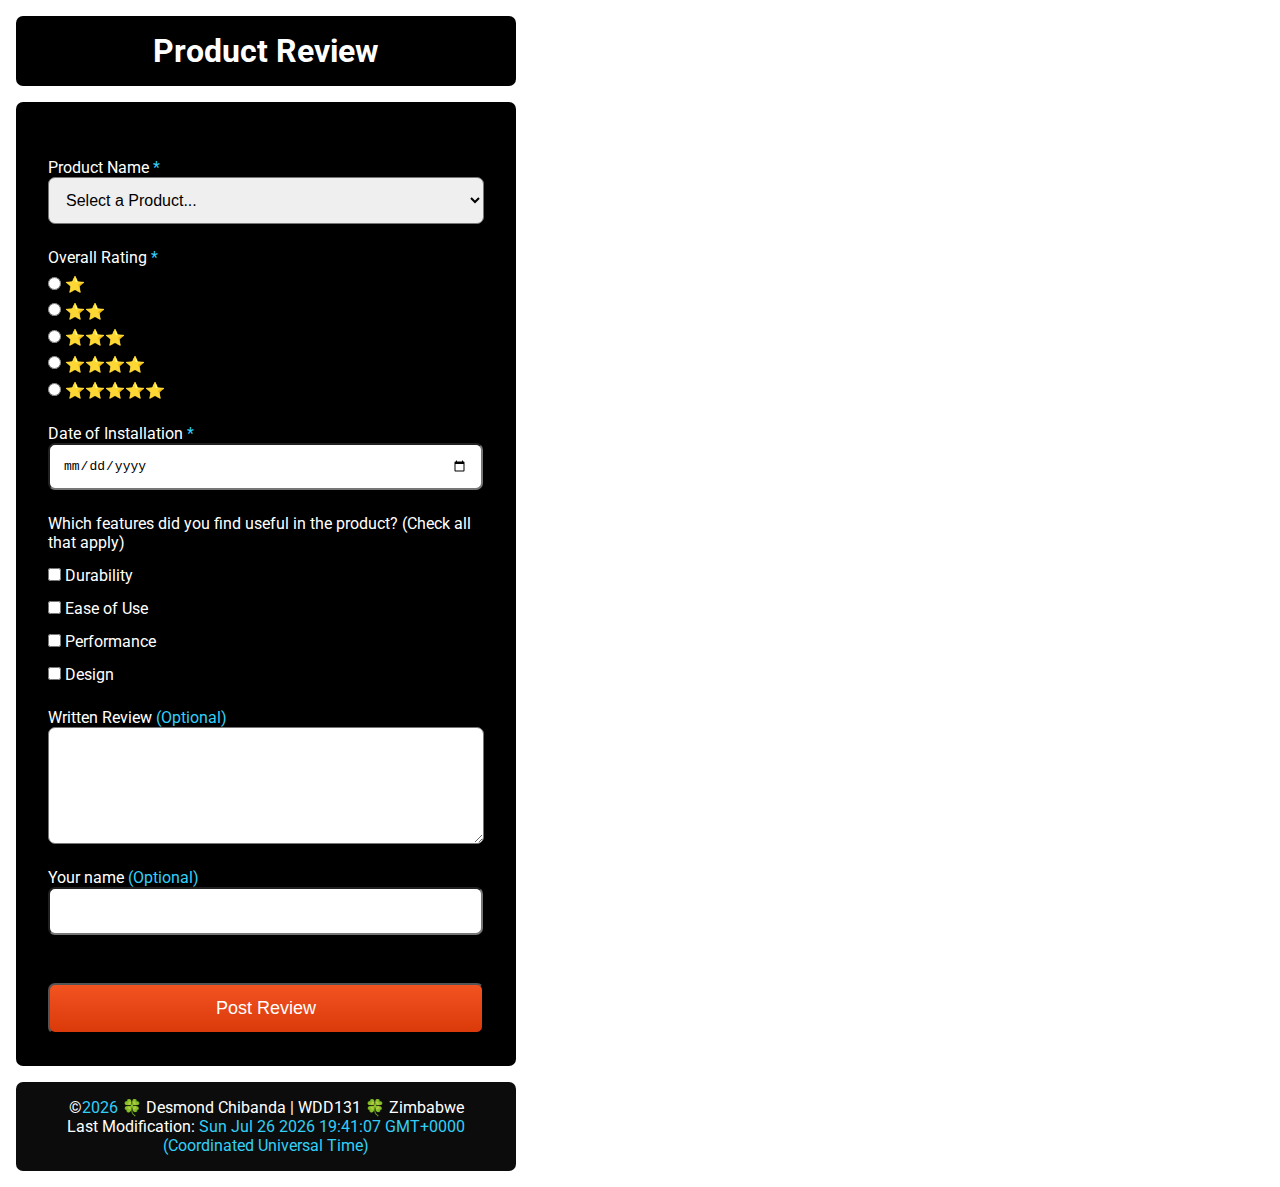
<file: form.html>
<!DOCTYPE html>
<html lang="en">

<head>
    <meta charset="UTF-8">
    <meta name="viewport" content="width=device-width, initial-scale=1.0">
    <title>Product Review Form</title>
    <meta name="description" content="Review the product">
    <link rel="preconnect" href="https://fonts.googleapis.com">
    <link rel="preconnect" href="https://fonts.gstatic.com" crossorigin>
    <link
        href="https://fonts.googleapis.com/css2?family=Roboto:ital,wght@0,100;0,300;0,400;0,500;0,700;0,900;1,100;1,300;1,400;1,500;1,700;1,900&display=swap"
        rel="stylesheet">
    <meta name="author" content="Desmond Chibanda">
    <link rel="stylesheet" href="styles/form.css">
    <script defer src="scripts/form.js"></script>
</head>

<body>
    <header>
        <h1>Product Review</h1>
    </header>

    <main>
        <form method="get" action="review.html">
            <label for="product" class="titles">Product Name <span>*</span></label>
            <select name="product" id="product" required>
                <option value="" disabled selected>Select a Product...</option>
            </select>

            <div class="titles">Overall Rating <span>*</span></div>
            <label for="onestar"><input type="radio" id="onestar" name="stars" required> ⭐</label>
            <label for="twostar"><input type="radio" id="twostar" name="stars" required> ⭐⭐</label>
            <label for="threestar"><input type="radio" id="threestar" name="stars" required> ⭐⭐⭐</label>
            <label for="fourstar"><input type="radio" id="fourstar" name="stars" required> ⭐⭐⭐⭐</label>
            <label for="fivestar"><input type="radio" id="fivestar" name="stars" required> ⭐⭐⭐⭐⭐</label>

            <label for="date" class="titles">Date of Installation <span>*</span><input type="date" id="date" name="date"
                    required></label>

            <div class="titles">Which features did you find useful in the product? (Check all that apply)</div>
            <label for="durability"><input type="checkbox" name="durability" id="durability" value="yes">
                Durability</label>
            <label for="ease"><input type="checkbox" name="ease" id="ease" value="yes"> Ease of Use</label>
            <label for="performance"><input type="checkbox" name="performance" id="performance" value="yes">
                Performance</label>
            <label for="design"><input type="checkbox" name="design" id="design" value="yes"> Design</label>

            <label for="writtenrev" class="titles">Written Review <span>(Optional)</span></label>
            <textarea id="writtenrev" name="writtenrev"></textarea>

            <label for="username" class="titles">Your name <span>(Optional)</span><input type="text" id="username"
                    name="username"></label>

            <input type="submit" value="Post Review">
        </form>
    </main>
    <!-- Footer Section -->
    <footer>
        <p>&copy;<span id="currentyear"></span> 🍀 Desmond Chibanda | WDD131 🍀 Zimbabwe</p>
        <p>Last Modification: <span id="lastModified"></span></p>
    </footer>

</body>

</html>
</file>
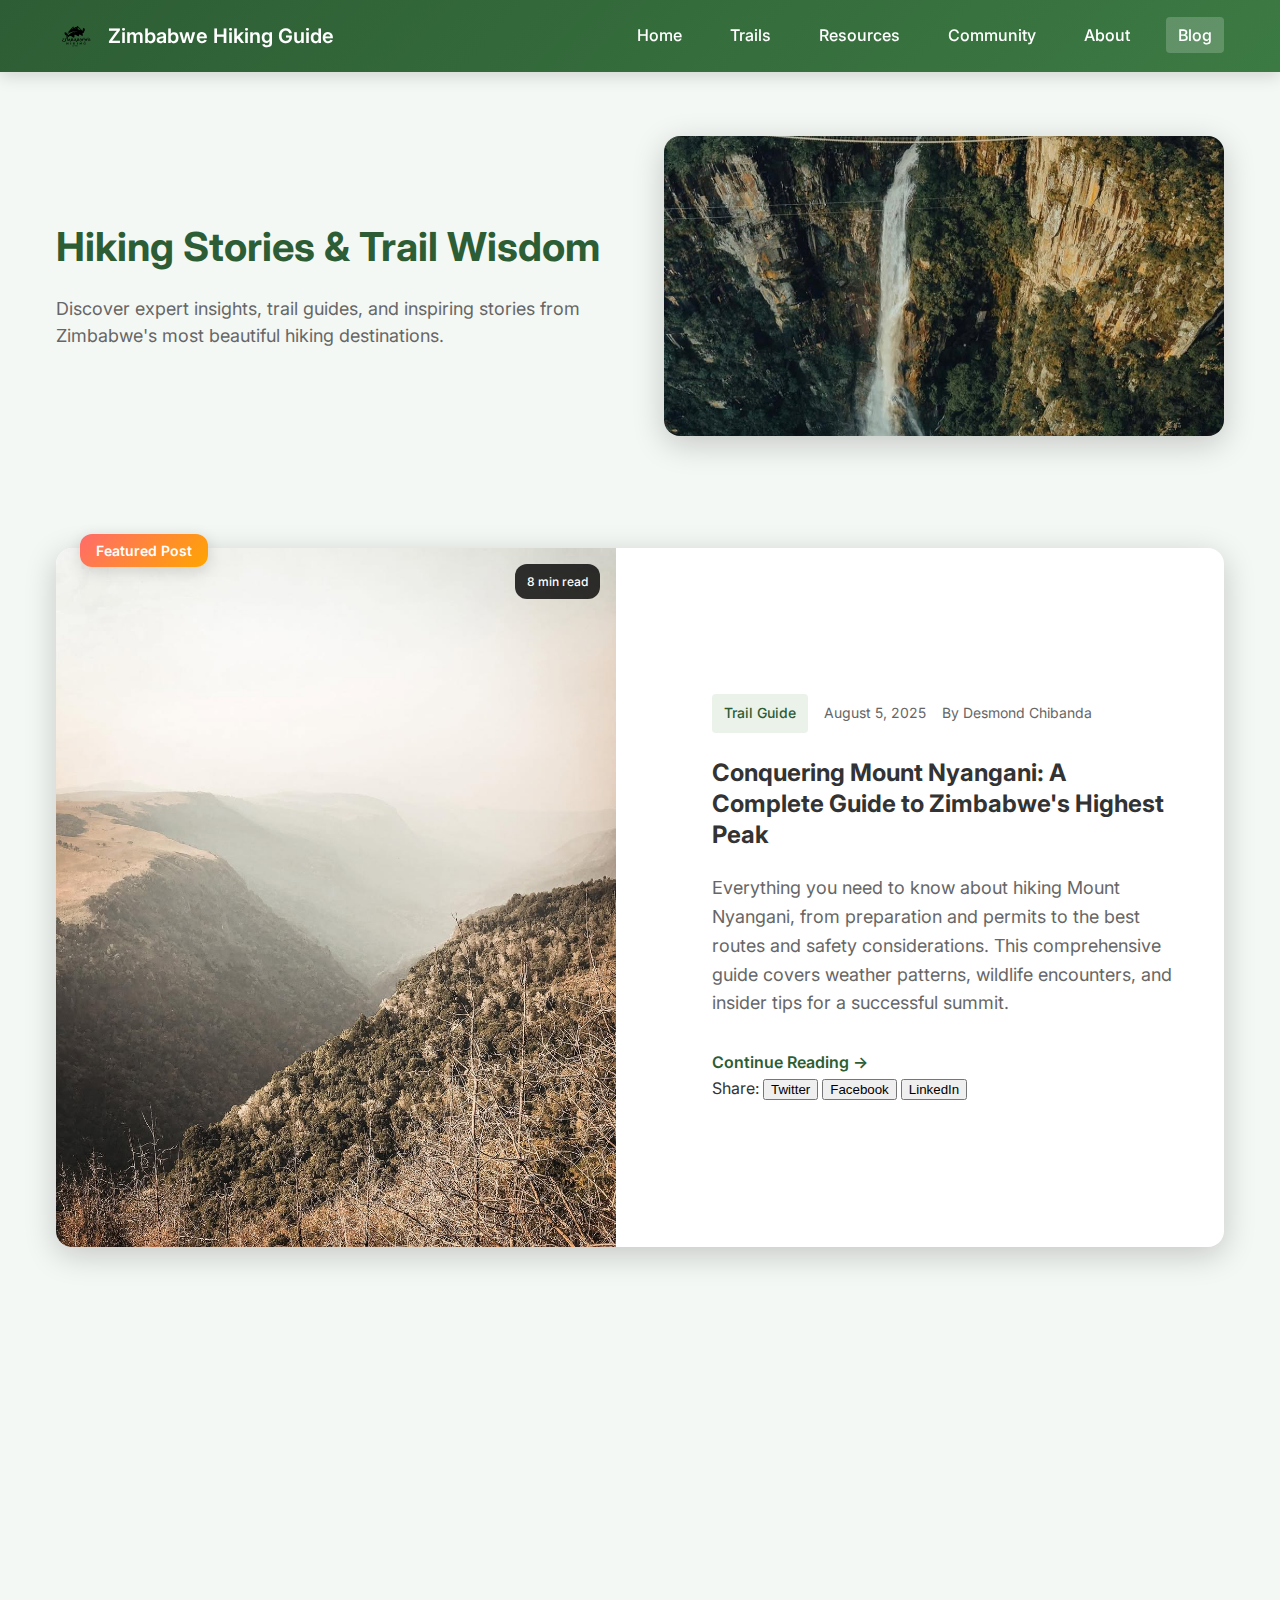
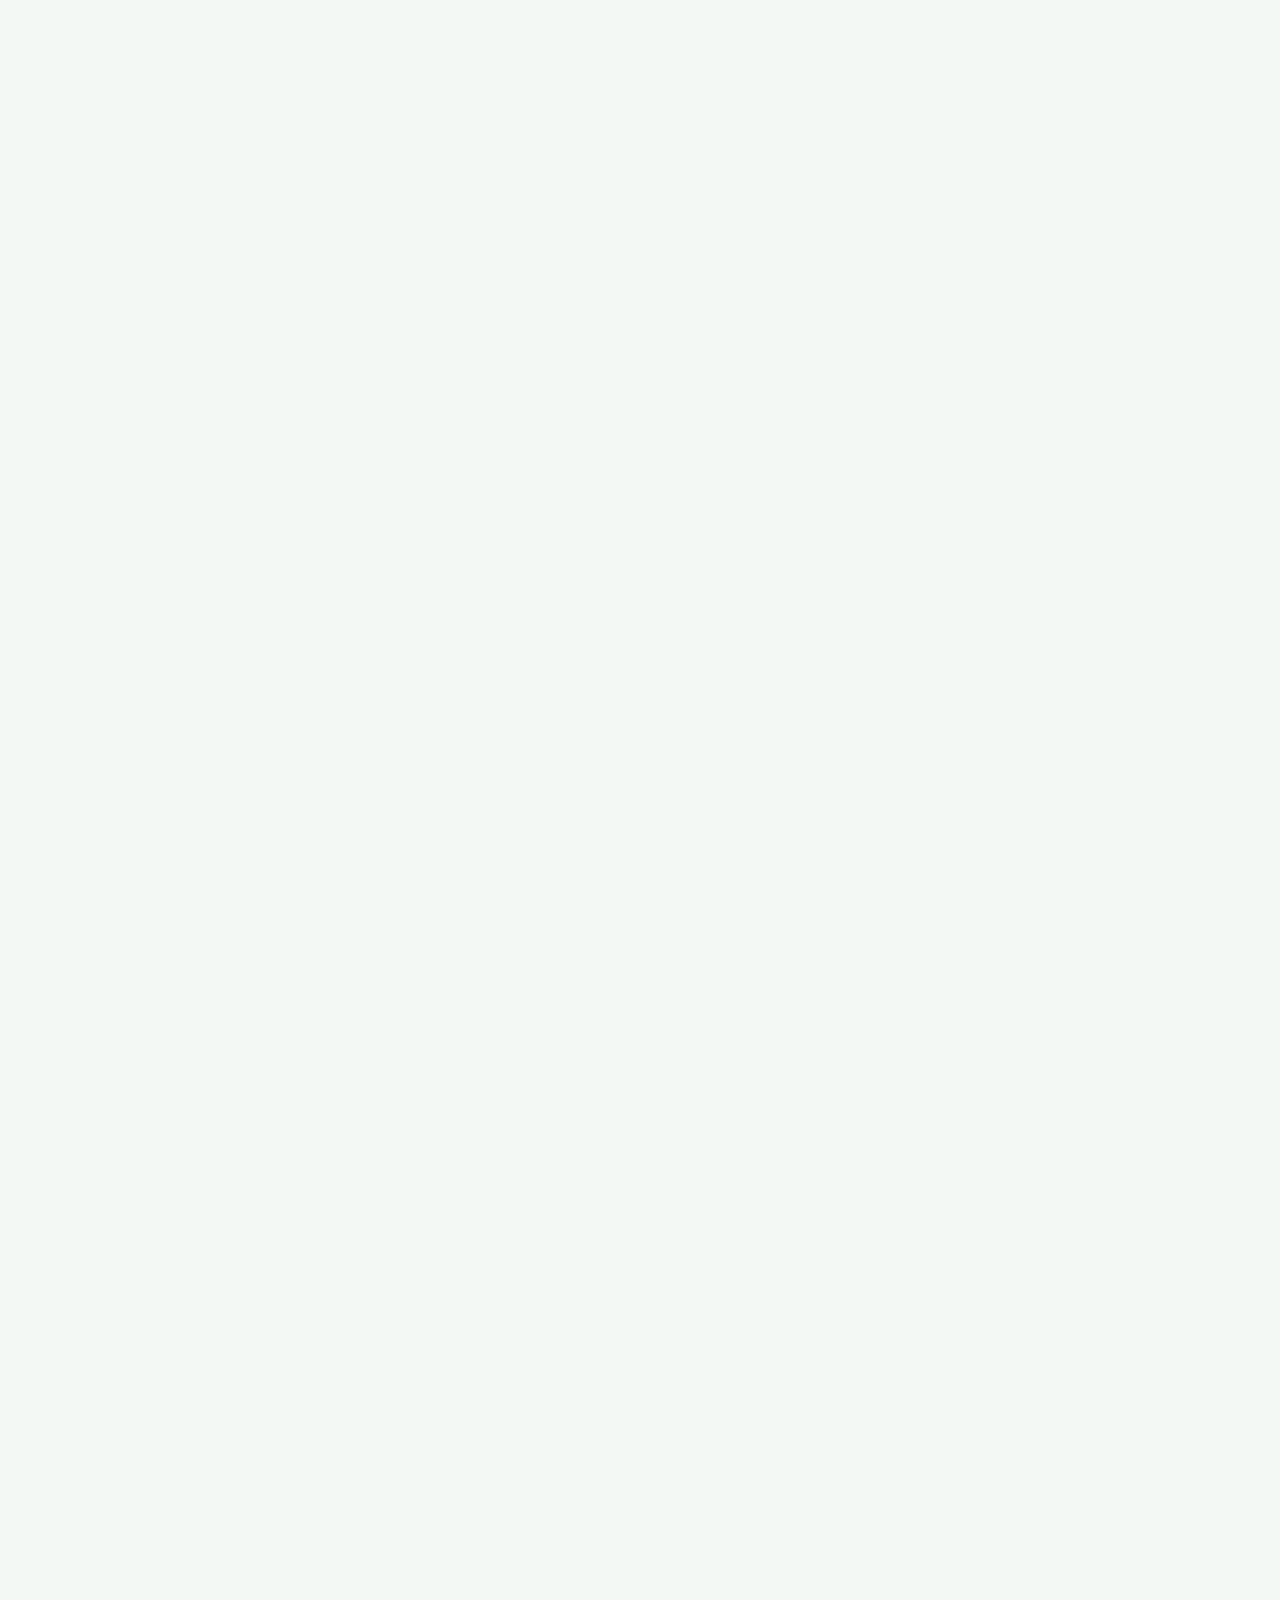
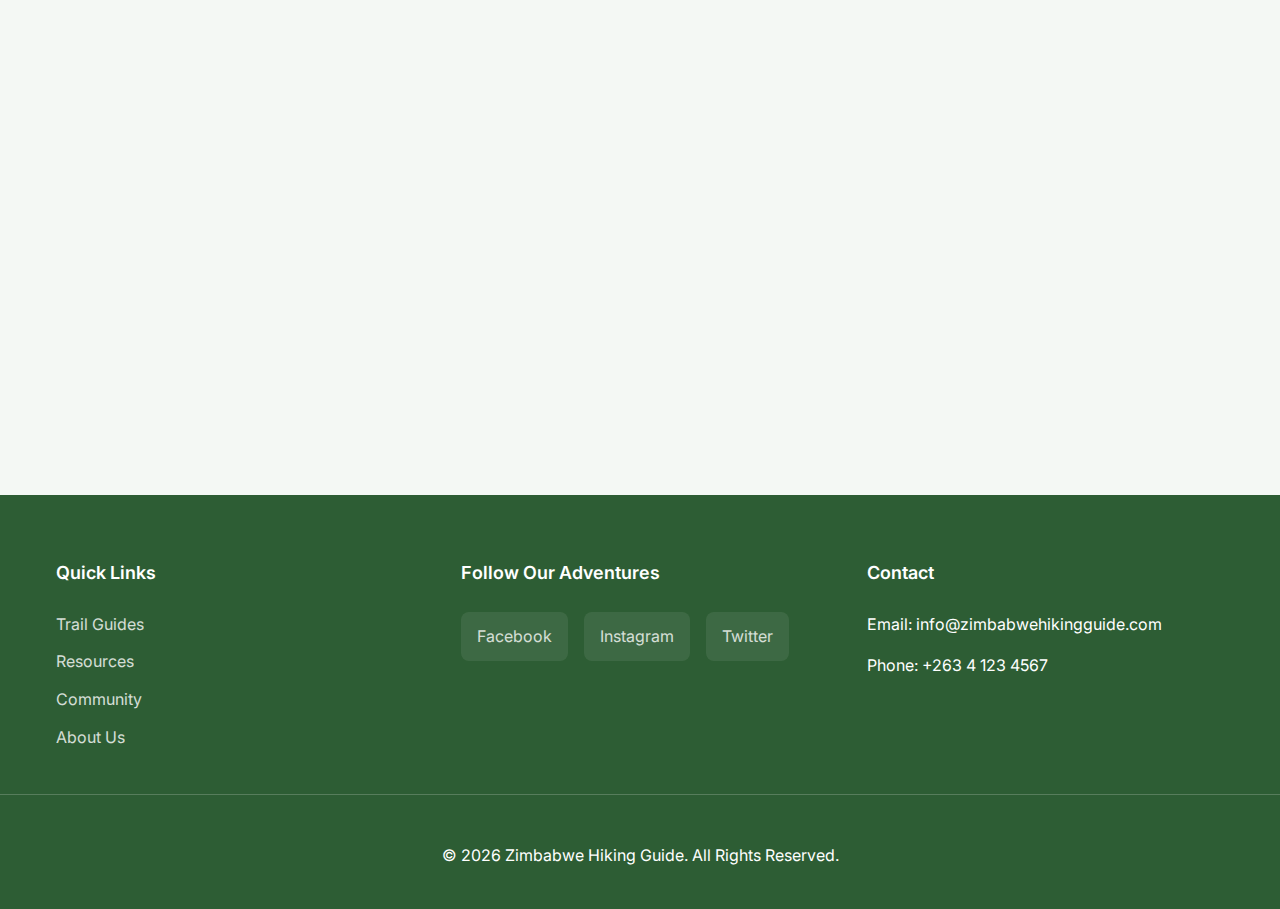
<file: project/blog.html>
<!DOCTYPE html>
<html lang="en">
<head>
    <meta charset="UTF-8">
    <meta name="viewport" content="width=device-width, initial-scale=1.0">
    <title>Blog - Zimbabwe Hiking Guide</title>
    <meta name="description" content="Read the latest hiking tips, trail guides, and adventure stories from Zimbabwe's premier hiking community.">
    <meta name="keywords" content="Zimbabwe hiking, trail guides, hiking tips, outdoor adventures, hiking blog">
    
    <!-- Open Graph meta tags for social sharing -->
    <meta property="og:title" content="Zimbabwe Hiking Guide Blog">
    <meta property="og:description" content="Discover hiking tips, trail guides, and adventure stories from Zimbabwe's beautiful landscapes.">
    <meta property="og:type" content="website">
    <meta property="og:image"  content="guide to hiking trails"> 
   
    
    <link rel="stylesheet" href="styles/blog.css">
    <link rel="preconnect" href="https://fonts.googleapis.com">
    <link rel="preconnect" href="https://fonts.gstatic.com" crossorigin>
    <link href="https://fonts.googleapis.com/css2?family=Inter:wght@300;400;500;600;700&display=swap" rel="stylesheet">
</head>
<body>
    <header>
        <nav>
            <div class="logo">
                <img src="images/logo.svg" alt="Zimbabwe Hiking Guide Logo" loading="lazy">
                <h1>Zimbabwe Hiking Guide</h1>
            </div>
            <ul class="nav-links">
                <li><a href="home.html">Home</a></li>
                <li><a href="trails.html">Trails</a></li>
                <li><a href="resources.html">Resources</a></li>
                <li><a href="community.html">Community</a></li>
                <li><a href="about.html">About</a></li>
                <li><a href="blog.html" class="active">Blog</a></li>
            </ul>
            <button class="mobile-menu-toggle" aria-label="Toggle navigation menu">
                <span></span>
                <span></span>
                <span></span>
            </button>
        </nav>
    </header>

    <main id="main-content">
        <!-- Hero Section -->
        <section class="blog-hero">
            <div class="hero-content">
                <h2>Hiking Stories & Trail Wisdom</h2>
                <p>Discover expert insights, trail guides, and inspiring stories from Zimbabwe's most beautiful hiking destinations.</p>
            </div>
            <div class="hero-image">
                <img src="images/visitnyanga-08082025-0003.jpg" alt="Scenic view of Zimbabwe hiking trail" loading="lazy">
            </div>
        </section>

        <!-- Featured Post Section -->
        <section class="featured-post">
            <div class="featured-badge">
                <span>Featured Post</span>
            </div>
            <article class="featured-article">
                <div class="featured-image">
                    <img src="images/mud_dust_overlanding-08082025-0003.jpg" alt="Sunrise over Eastern Highlands" loading="lazy">
                    <div class="read-time">8 min read</div>
                </div>
                <div class="featured-content">
                    <div class="post-meta">
                        <span class="category">Trail Guide</span>
                        <time datetime="2025-08-05">August 5, 2025</time>
                        <span class="author">By Desmond Chibanda</span>
                    </div>
                    <h3><a href="#post-1">Conquering Mount Nyangani: A Complete Guide to Zimbabwe's Highest Peak</a></h3>
                    <p>Everything you need to know about hiking Mount Nyangani, from preparation and permits to the best routes and safety considerations. This comprehensive guide covers weather patterns, wildlife encounters, and insider tips for a successful summit.</p>
                    <a href="#post-1" class="read-more" aria-label="Read full article about Mount Nyangani">Continue Reading →</a>
                </div>
            </article>
        </section>

        <!-- Search and Filter Section -->
        <section class="blog-controls">
            <div class="search-container">
                <label for="blog-search" class="sr-only">Search blog posts</label>
                <input type="search" id="blog-search" placeholder="Search posts..." aria-describedby="search-help">
                <button type="button" class="search-button" aria-label="Search">
                    <svg width="20" height="20" viewBox="0 0 24 24" fill="none" stroke="currentColor" stroke-width="2">
                        <circle cx="11" cy="11" r="8"></circle>
                        <path d="m21 21-4.35-4.35"></path>
                    </svg>
                </button>
                <div id="search-help" class="sr-only">Search through blog posts by title, content, or tags</div>
            </div>
            
            <div class="filter-container">
                <label for="category-filter">Filter by category:</label>
                <select id="category-filter">
                    <option value="">All Categories</option>
                    <option value="trail-guide">Trail Guides</option>
                    <option value="hiking-tips">Hiking Tips</option>
                    <option value="gear-review">Gear Reviews</option>
                    <option value="safety">Safety</option>
                    <option value="photography">Photography</option>
                    <option value="wildlife">Wildlife</option>
                </select>
            </div>
        </section>

        <!-- Blog Posts Grid -->
        <section class="blog-posts">
            <div class="posts-grid">
                <!-- Post 1 -->
                <article class="post-card" data-category="hiking-tips" data-date="2025-08-03">
                    <div class="post-image">
                        <img src="images/safaricultureafrica-08082025-0001.jpg" alt="Hiker checking gear" loading="lazy">
                        <div class="read-time">5 min read</div>
                    </div>
                    <div class="post-content">
                        <div class="post-meta">
                            <span class="category">Hiking Tips</span>
                            <time datetime="2025-08-03">August 3, 2025</time>
                        </div>
                        <h3><a href="#post-2">Essential Gear Checklist for Zimbabwe's Climate</a></h3>
                        <p>Navigate Zimbabwe's diverse climate zones with confidence. From the hot lowlands to the cool highlands, here's what to pack for every hiking adventure.</p>
                        <div class="post-tags">
                            <span class="tag">gear</span>
                            <span class="tag">preparation</span>
                            <span class="tag">climate</span>
                        </div>
                        <a href="#post-2" class="read-more" aria-label="Read article about essential gear">Read More →</a>
                    </div>
                </article>

                <!-- Post 2 -->
                <article class="post-card" data-category="trail-guide" data-date="2025-07-28">
                    <div class="post-image">
                        <img src="images/bosnian_girl_in_africa-08082025-0005.webp" alt="Matobo Hills landscape" loading="lazy">
                        <div class="read-time">12 min read</div>
                    </div>
                    <div class="post-content">
                        <div class="post-meta">
                            <span class="category">Trail Guide</span>
                            <time datetime="2025-07-28">July 28, 2025</time>
                        </div>
                        <h3><a href="#post-3">Exploring Matobo Hills: Ancient Rocks and Sacred Sites</a></h3>
                        <p>Discover the mystical beauty of Matobo Hills, where ancient granite formations meet rich cultural heritage. A guide to the best hiking routes and historical significance.</p>
                        <div class="post-tags">
                            <span class="tag">matobo</span>
                            <span class="tag">culture</span>
                            <span class="tag">history</span>
                        </div>
                        <a href="#post-3" class="read-more" aria-label="Read article about Matobo Hills">Read More →</a>
                    </div>
                </article>

                <!-- Post 3 -->
                <article class="post-card" data-category="safety" data-date="2025-07-25">
                    <div class="post-image">
                        <img src="images/_thehungryhiker-08082025-0005.jpg" alt="First aid kit on trail" loading="lazy">
                        <div class="read-time">7 min read</div>
                    </div>
                    <div class="post-content">
                        <div class="post-meta">
                            <span class="category">Safety</span>
                            <time datetime="2025-07-25">July 25, 2025</time>
                        </div>
                        <h3><a href="#post-4">Hiking Safety in Remote Areas: A Comprehensive Guide</a></h3>
                        <p>Stay safe on remote trails with our essential safety protocols. Learn about emergency preparedness, communication, and risk assessment for solo and group hiking.</p>
                        <div class="post-tags">
                            <span class="tag">safety</span>
                            <span class="tag">emergency</span>
                            <span class="tag">solo-hiking</span>
                        </div>
                        <a href="#post-4" class="read-more" aria-label="Read article about hiking safety">Read More →</a>
                    </div>
                </article>

                <!-- Post 4 -->
                <article class="post-card" data-category="wildlife" data-date="2025-07-20">
                    <div class="post-image">
                        <img src="images/safaricultureafrica-08082025-0004.jpg" alt="Wildlife on hiking trail" loading="lazy">
                        <div class="read-time">6 min read</div>
                    </div>
                    <div class="post-content">
                        <div class="post-meta">
                            <span class="category">Wildlife</span>
                            <time datetime="2025-07-20">July 20, 2025</time>
                        </div>
                        <h3><a href="#post-5">Wildlife Encounters: Respecting Nature While Hiking</a></h3>
                        <p>Learn how to safely observe and interact with Zimbabwe's diverse wildlife. From elephants to antelope, here's how to be a responsible hiker in wildlife areas.</p>
                        <div class="post-tags">
                            <span class="tag">wildlife</span>
                            <span class="tag">conservation</span>
                            <span class="tag">ethics</span>
                        </div>
                        <a href="#post-5" class="read-more" aria-label="Read article about wildlife encounters">Read More →</a>
                    </div>
                </article>

                <!-- Post 5 -->
                <article class="post-card" data-category="photography" data-date="2025-07-15">
                    <div class="post-image">
                        <img src="images/visitnyanga-08082025-0005.jpg" alt="Photography equipment on mountain" loading="lazy">
                        <div class="read-time">10 min read</div>
                    </div>
                    <div class="post-content">
                        <div class="post-meta">
                            <span class="category">Photography</span>
                            <time datetime="2025-07-15">July 15, 2025</time>
                        </div>
                        <h3><a href="#post-6">Capturing Zimbabwe's Landscapes: Photography Tips for Hikers</a></h3>
                        <p>Transform your hiking adventures into stunning visual stories. Learn composition techniques, lighting tips, and gear recommendations for outdoor photography.</p>
                        <div class="post-tags">
                            <span class="tag">photography</span>
                            <span class="tag">landscapes</span>
                            <span class="tag">tips</span>
                        </div>
                        <a href="#post-6" class="read-more" aria-label="Read article about hiking photography">Read More →</a>
                    </div>
                </article>

                <!-- Post 6 -->
                <article class="post-card" data-category="gear-review" data-date="2025-07-10">
                    <div class="post-image">
                        <img src="images/roadtrailrun-08082025-0001.jpg" alt="Hiking boots comparison" loading="lazy">
                        <div class="read-time">9 min read</div>
                    </div>
                    <div class="post-content">
                        <div class="post-meta">
                            <span class="category">Gear Review</span>
                            <time datetime="2025-07-10">July 10, 2025</time>
                        </div>
                        <h3><a href="#post-7">Best Hiking Boots for African Terrain: 2025 Review</a></h3>
                        <p>Find the perfect hiking boots for Zimbabwe's varied terrain. We've tested the top brands across rocky paths, muddy trails, and everything in between.</p>
                        <div class="post-tags">
                            <span class="tag">boots</span>
                            <span class="tag">review</span>
                            <span class="tag">gear</span>
                        </div>
                        <a href="#post-7" class="read-more" aria-label="Read hiking boots review">Read More →</a>
                    </div>
                </article>
            </div>

            <!-- Load More Button -->
            <div class="load-more-container">
                <button type="button" class="load-more-btn">Load More Posts</button>
            </div>
        </section>

        <!-- Newsletter Signup -->
        <section class="newsletter-signup">
            <div class="newsletter-content">
                <h3>Stay Updated with Our Latest Adventures</h3>
                <p>Get weekly hiking tips, new trail guides, and exclusive content delivered to your inbox.</p>
                <form id="newsletter-form" class="newsletter-form">
                    <div class="form-group">
                        <label for="newsletter-email" class="sr-only">Email address</label>
                        <input type="email" id="newsletter-email" name="email" placeholder="Enter your email address" required>
                        <button type="submit" class="subscribe-btn">Subscribe</button>
                    </div>
                    <p class="privacy-note">We respect your privacy. Unsubscribe at any time.</p>
                </form>
            </div>
        </section>

        <!-- Popular Tags -->
        <section class="popular-tags">
            <h3>Popular Topics</h3>
            <div class="tags-cloud">
                <a href="#" class="tag-link" data-category="trail-guide">Trail Guides</a>
                <a href="#" class="tag-link" data-category="safety">Hiking Safety</a>
                <a href="#" class="tag-link" data-category="gear">Gear Reviews</a>
                <a href="#" class="tag-link" data-category="wildlife">Wildlife</a>
                <a href="#" class="tag-link" data-category="photography">Photography</a>
                <a href="#" class="tag-link" data-category="preparation">Preparation</a>
                <a href="#" class="tag-link" data-category="conservation">Conservation</a>
                <a href="#" class="tag-link" data-category="beginners">Beginners</a>
            </div>
        </section>
    </main>

    <footer>
        <div class="footer-content">
            <div class="footer-section">
                <h4>Quick Links</h4>
                <ul>
                    <li><a href="trails.html">Trail Guides</a></li>
                    <li><a href="resources.html">Resources</a></li>
                    <li><a href="community.html">Community</a></li>
                    <li><a href="about.html">About Us</a></li>
                </ul>
            </div>
            <div class="footer-section">
                <h4>Follow Our Adventures</h4>
                <div class="social-links">
                    <a href="#" aria-label="Follow us on Facebook">Facebook</a>
                    <a href="#" aria-label="Follow us on Instagram">Instagram</a>
                    <a href="#" aria-label="Follow us on Twitter">Twitter</a>
                </div>
            </div>
            <div class="footer-section">
                <h4>Contact</h4>
                <p>Email: info@zimbabwehikingguide.com</p>
                <p>Phone: +263 4 123 4567</p>
            </div>
        </div>
        <div class="footer-bottom">
            <p>&copy; <span id="year"></span> Zimbabwe Hiking Guide. All Rights Reserved.</p>
        </div>
    </footer>

    <!-- Back to Top Button -->
    <button id="back-to-top" class="back-to-top" aria-label="Back to top">
        <svg width="24" height="24" viewBox="0 0 24 24" fill="none" stroke="currentColor" stroke-width="2">
            <polyline points="18,15 12,9 6,15"></polyline>
        </svg>
    </button>

    <script src="scripts/blog.js"></script>
</body>
</html>
</file>
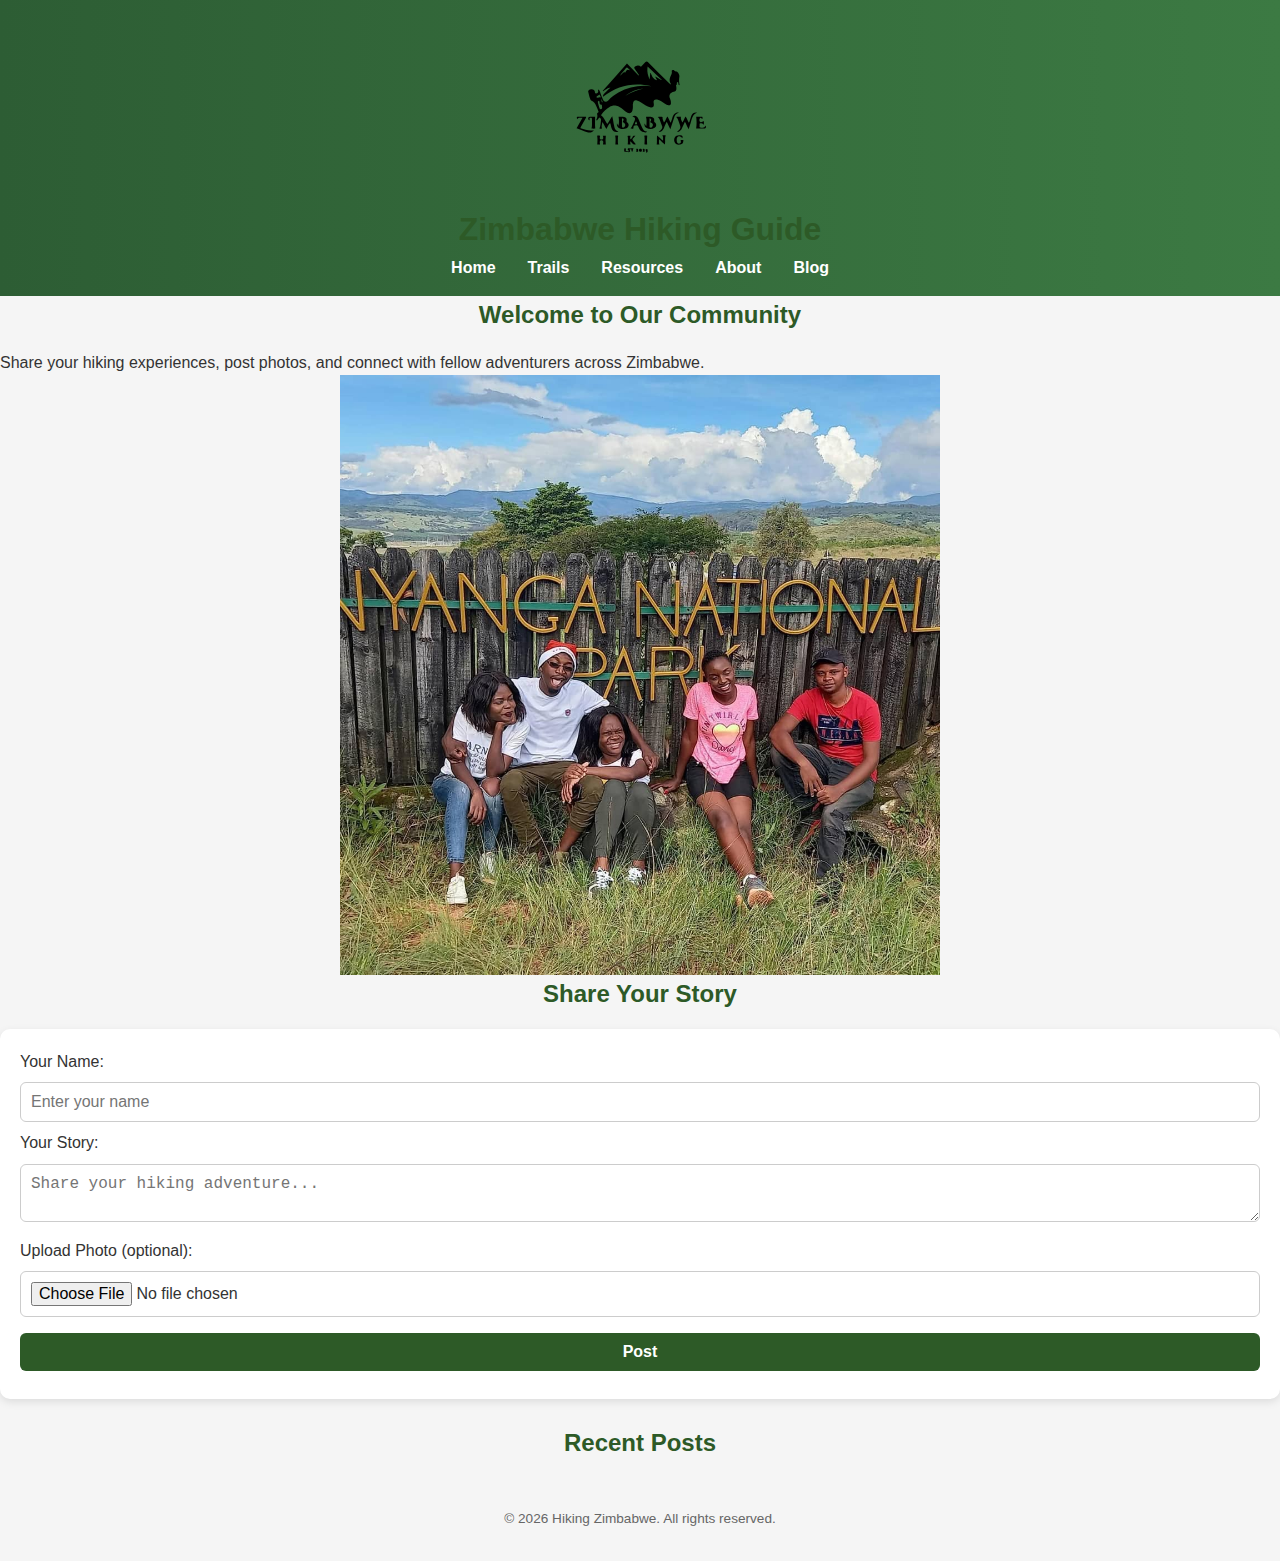
<file: project/community.html>
<!DOCTYPE html>
<html lang="en">
<head>
    <meta charset="UTF-8">
    <meta name="viewport" content="width=device-width, initial-scale=1.0">
    <title>Community - Hiking Zimbabwe</title>
    <meta name="description" content="Join the Hiking Zimbabwe community to share your stories, photos, and connect with fellow hikers.">
    <link rel="stylesheet" href="styles/community.css">
</head>
<body>
    <header>
        <nav>
            <div class="logo">
                <img src="images/logo.svg" alt="Zimbabwe Hiking Guide Logo" width="180" height="auto" loading="lazy">
                <h1>Zimbabwe Hiking Guide</h1>
            </div>
            <ul class="nav-links">
                <li><a href="home.html">Home</a></li>
                <li><a href="trails.html">Trails</a></li>
                <li><a href="resources.html">Resources</a></li>
                <li><a href="about.html">About</a></li>
                <li><a href="blog.html">Blog</a></li>
            </ul>
        </nav>
    </header>
    <main>
        <section aria-labelledby="intro-heading">
            <div class="team-grid">
            <h2 id="intro-heading">Welcome to Our Community</h2>
            <p>Share your hiking experiences, post photos, and connect with fellow adventurers across Zimbabwe.</p>
            <img src="images/visitnyanga-08082025-0004.jpg" alt="Portrait a woman at Park entrance" width="600px" height="auto" loading="lazy">
            </div>
        </section>

        <!-- Post Submission Form -->
        <section aria-labelledby="post-form-heading">
            <h2 id="post-form-heading">Share Your Story</h2>
            <form id="postForm">
                <label for="username">Your Name:</label>
                <input type="text" id="username" name="username" placeholder="Enter your name" required>

                <label for="message">Your Story:</label>
                <textarea id="message" name="message" placeholder="Share your hiking adventure..." required></textarea>

                <label for="photo">Upload Photo (optional):</label>
                <input type="file" id="photo" name="photo" accept="image/*">

                <button type="submit">Post</button>
            </form>
        </section>

        <!-- Display Community Posts -->
        <section aria-labelledby="posts-heading">
            <h2 id="posts-heading">Recent Posts</h2>
            <div id="postsContainer" class="posts-container">
                <!-- JavaScript will insert posts here -->
            </div>
        </section>
    </main>

    <footer>
        <p>&copy; <span id="year"></span> Hiking Zimbabwe. All rights reserved.</p>
    </footer>

    <script src="scripts/community.js" defer></script>
</body>
</html>
</file>
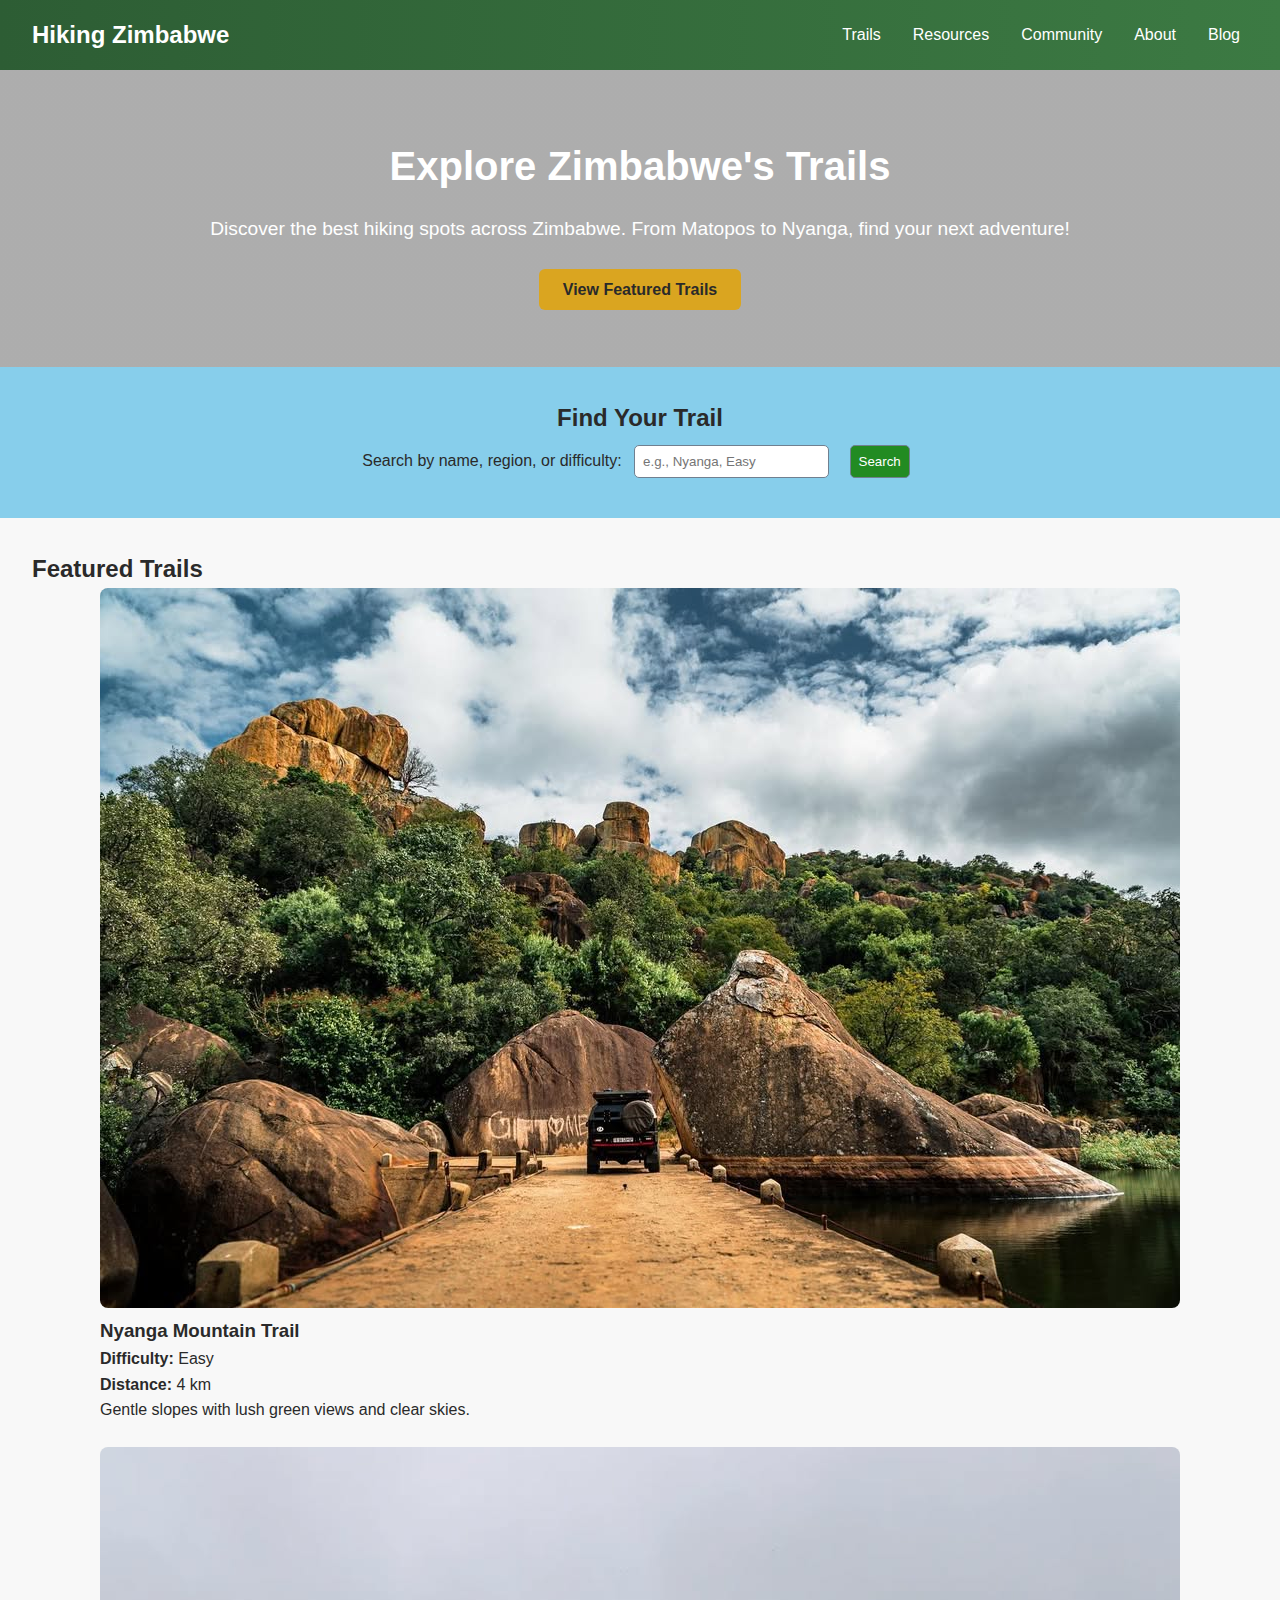
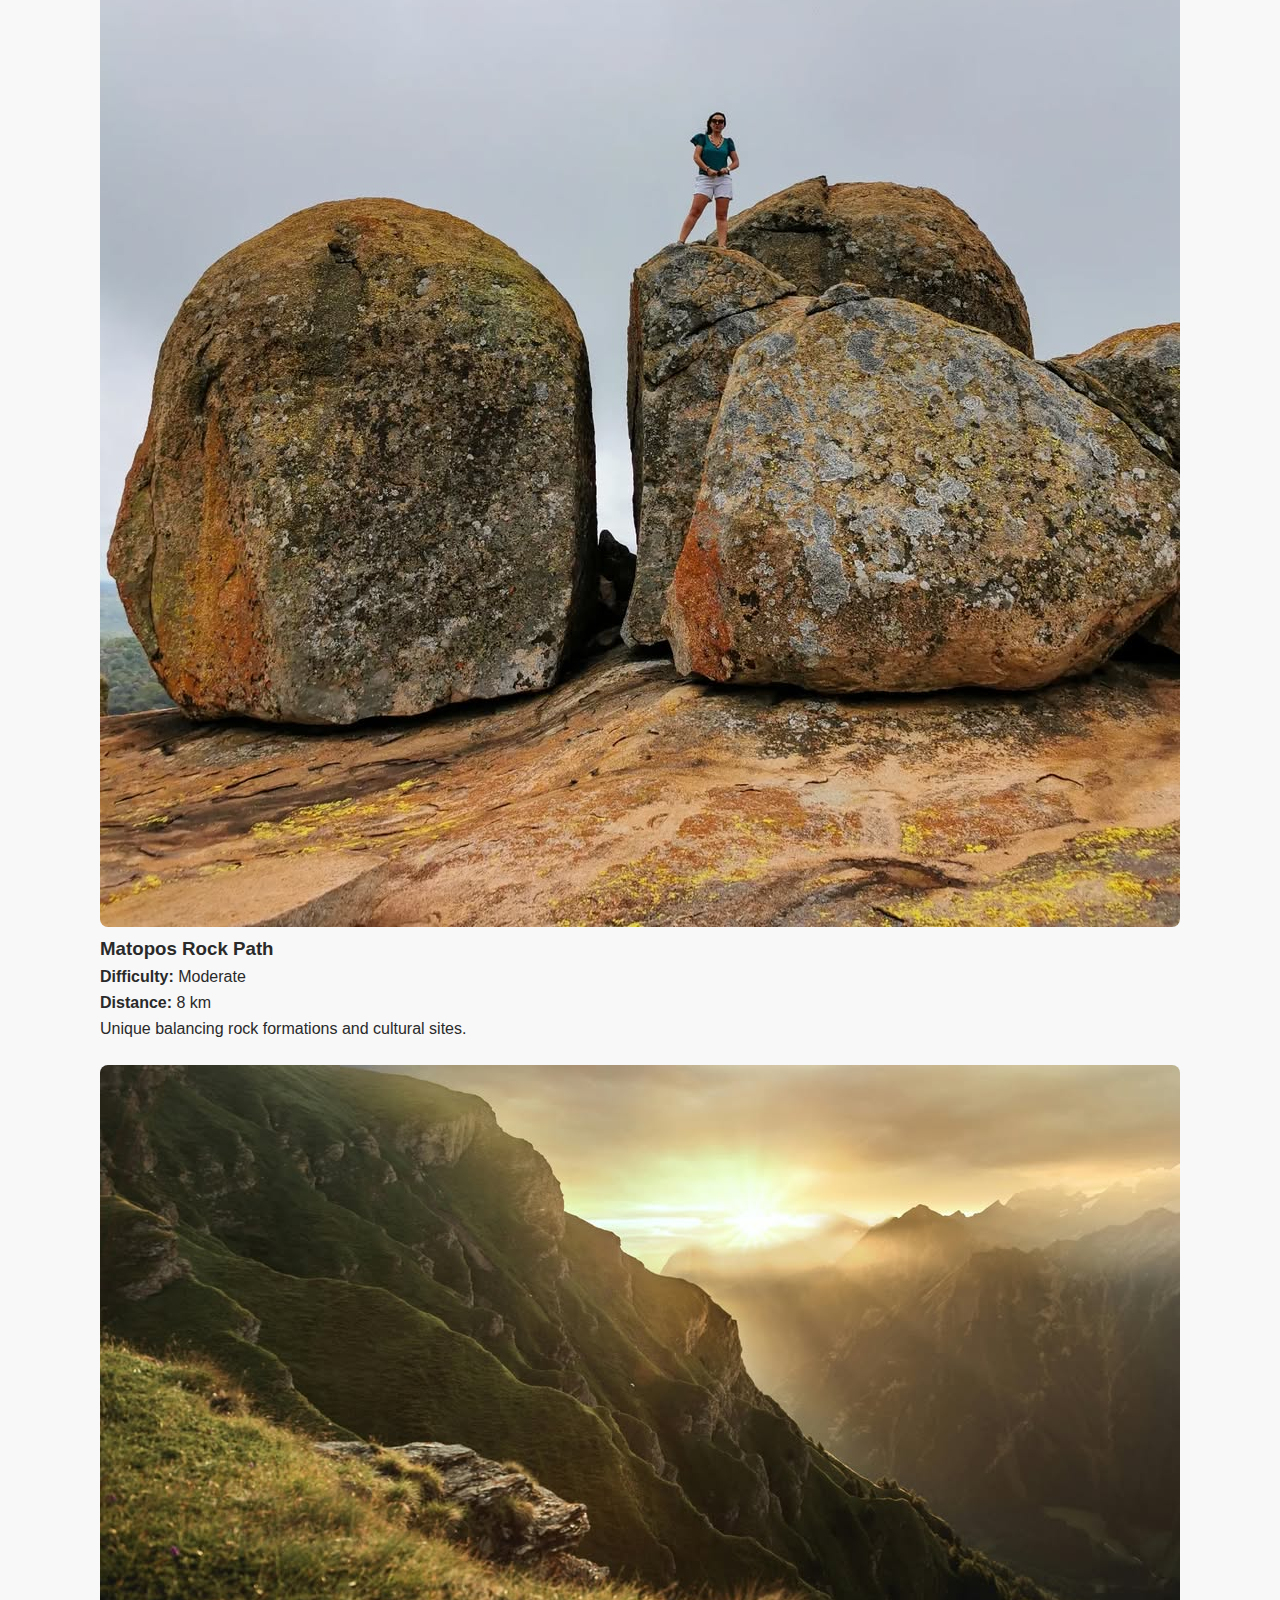
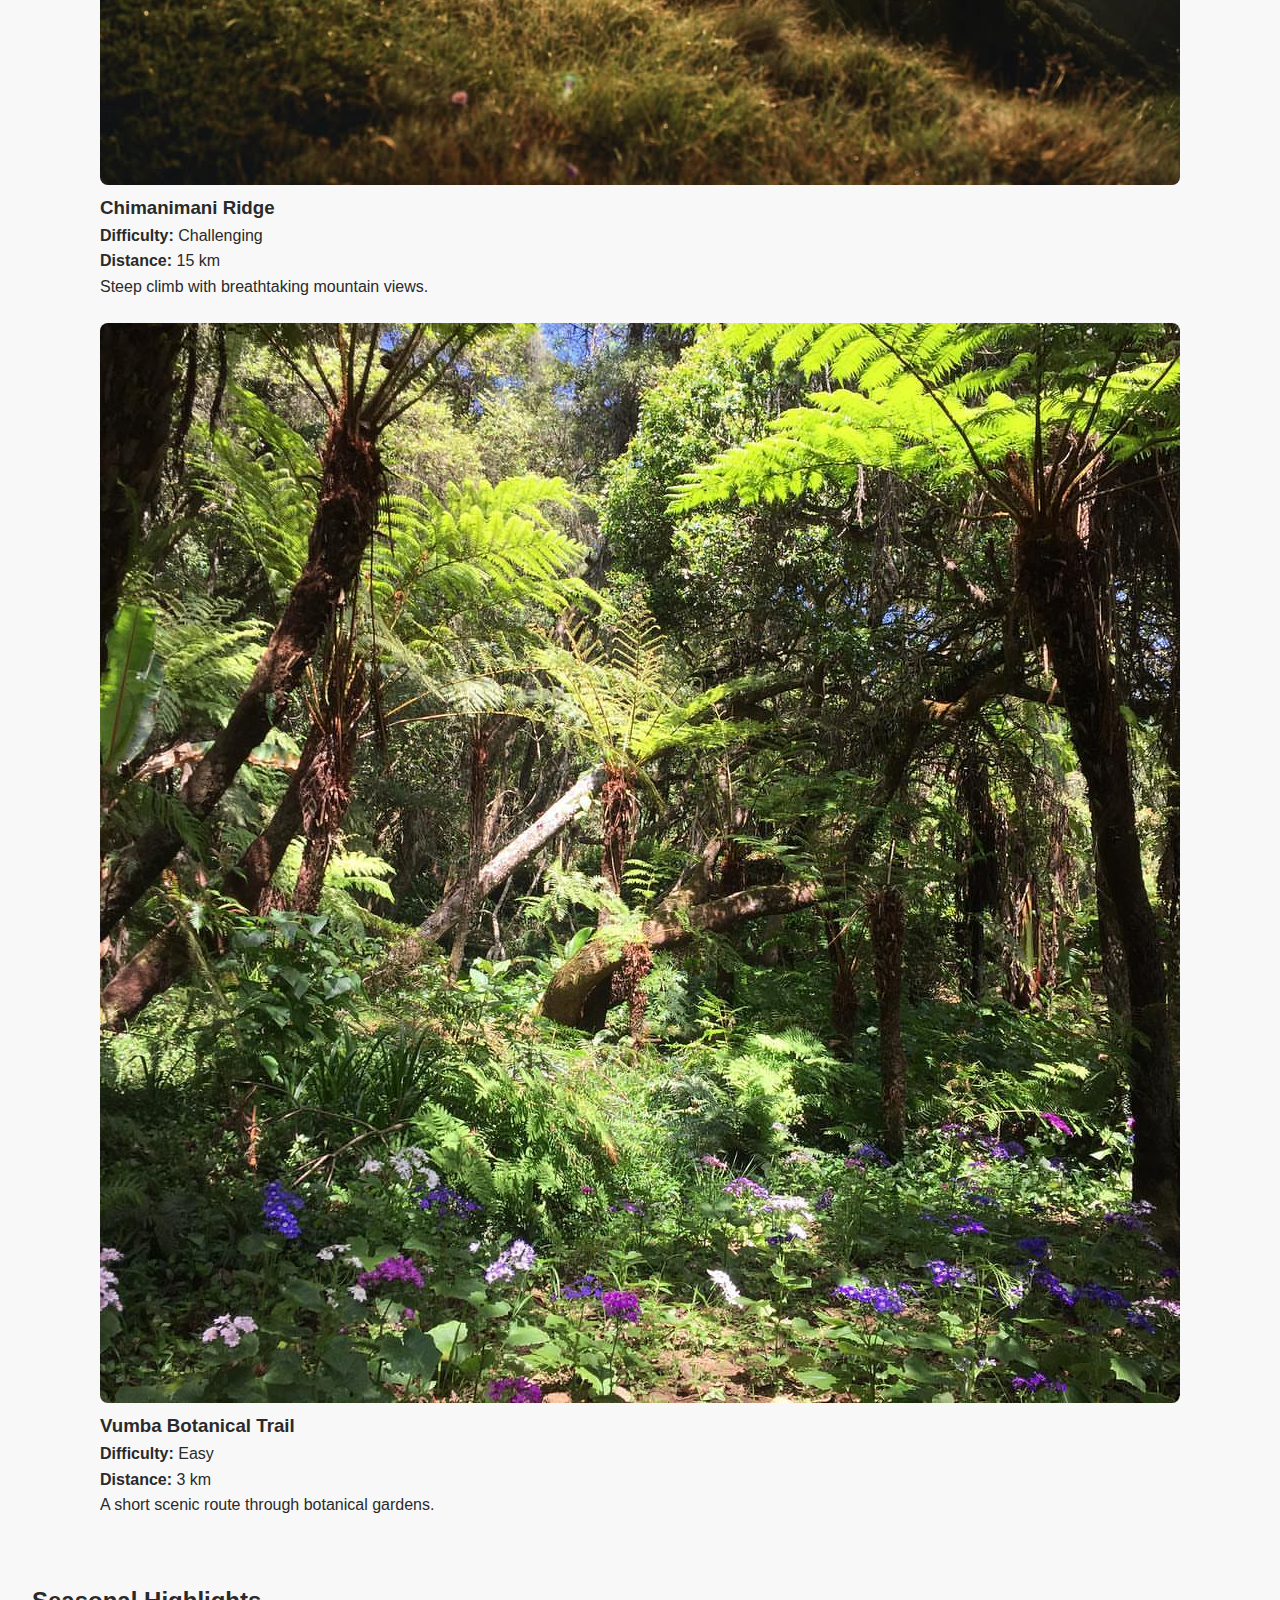
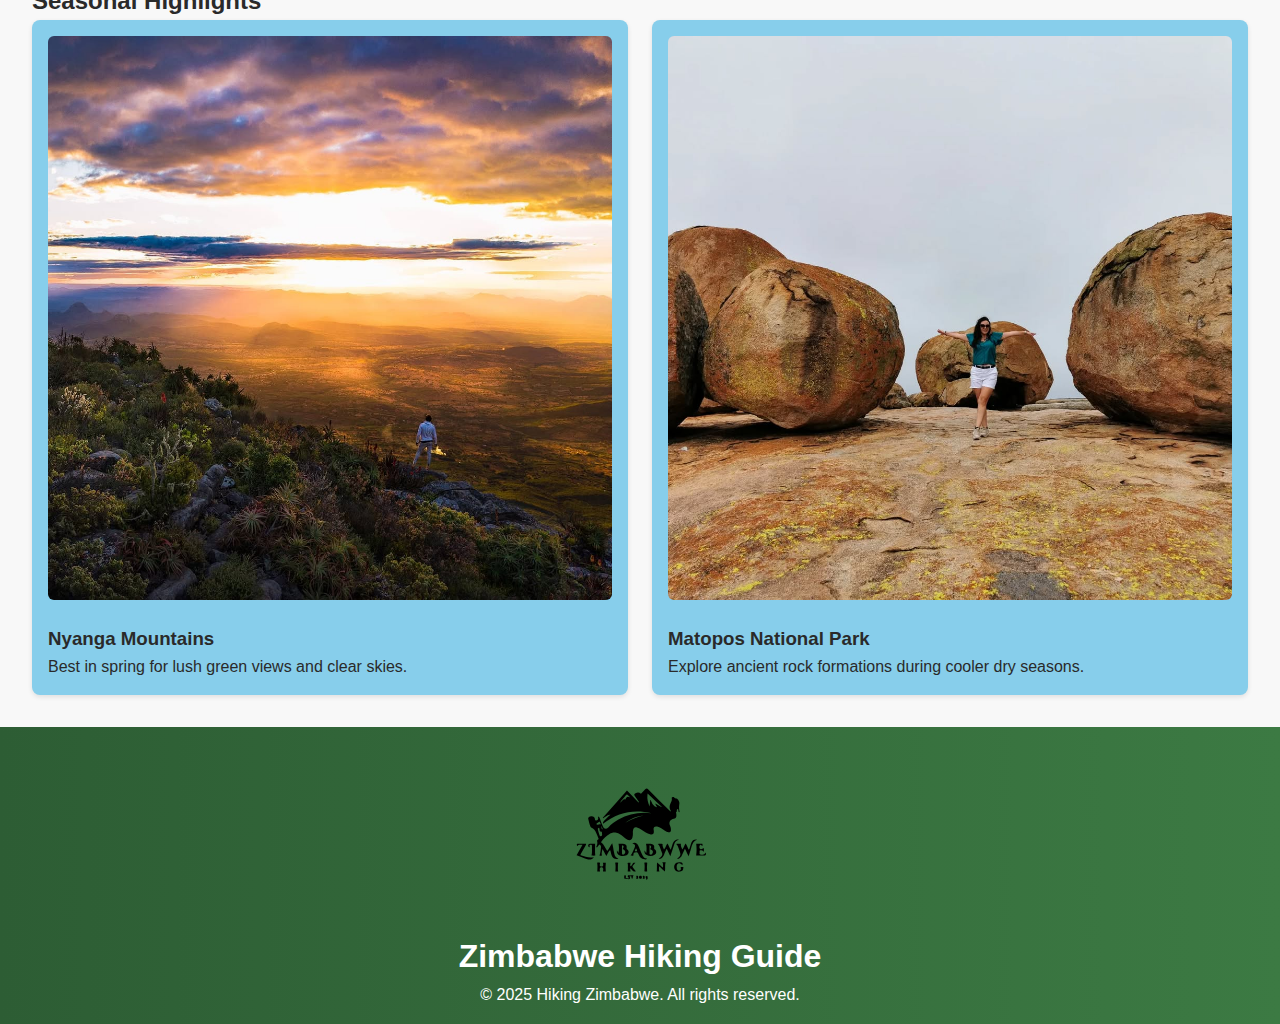
<file: project/home.html>
<!DOCTYPE html>
<html lang="en">

<head>
  <meta charset="UTF-8" />
  <meta name="viewport" content="width=device-width, initial-scale=1.0" />
  <meta name="description"
    content="Discover hiking trails across Zimbabwe – explore difficulty levels, distances, seasons, and safety tips." />
  <title>Hiking Zimbabwe | Home</title>
  <link rel="stylesheet" href="https://cdnjs.cloudflare.com/ajax/libs/font-awesome/6.4.0/css/all.min.css" />
  <link rel="stylesheet" href="styles/home.css" />
  <script defer src="scripts/home.js"></script>
</head>

<body>
  <header>
    <nav>
      <a href="home.html" class="logo">Hiking Zimbabwe</a>
      <button id="menu-toggle" aria-label="Toggle navigation">☰</button>
      <ul id="nav-links">
        <li><a href="trails.html">Trails</a></li>
        <li><a href="resources.html">Resources</a></li>
        <li><a href="community.html">Community</a></li>
        <li><a href="about.html">About</a></li>
        <li><a href="blog.html">Blog</a></li>
      </ul>
    </nav>
  </header>

  <main>
    <section class="hero">
      <h1>Explore Zimbabwe's Trails</h1>
      <p>Discover the best hiking spots across Zimbabwe. From Matopos to Nyanga, find your next adventure!</p>
      <a href="trails.html" class="btn">View Featured Trails</a>
    </section>

    <section class="quick-search">
      <h2>Find Your Trail</h2>
      <form id="trail-search-form" aria-label="Trail quick search form">
        <label for="search">Search by name, region, or difficulty:</label>
        <input type="text" id="search" name="search" placeholder="e.g., Nyanga, Easy" required />
        <button type="submit">Search</button>
      </form>
    </section>

    <section class="featured-trails">
      <h2>Featured Trails</h2>
      <div id="featured-container">
        <!-- Dynamically loaded from JavaScript -->
      </div>
    </section>

    <section class="seasonal-highlights">
      <h2>Seasonal Highlights</h2>
      <div class="highlight-list">
        <article class="highlight">
          <img src="images/dillanprinsloo-08082025-0001.jpg" alt="Hiker in Nyanga mountains" loading="lazy" />
          <h3>Nyanga Mountains</h3>
          <p>Best in spring for lush green views and clear skies.</p>
        </article>
        <article class="highlight">
          <img src="images/bosnian_girl_in_africa-08082025-0004.webp" alt="Matopos balancing rocks" loading="lazy" />
          <h3>Matopos National Park</h3>
          <p>Explore ancient rock formations during cooler dry seasons.</p>
        </article>
      </div>
    </section>
  </main>

  <footer>
    <div class="logo">
                <img src="images/logo.svg" alt="Zimbabwe Hiking Guide Logo" width="180" height="auto" loading="lazy">
                <h1>Zimbabwe Hiking Guide</h1>
            </div>
    <p>&copy; 2025 Hiking Zimbabwe. All rights reserved.</p>
  </footer>
</body>

</html>
</file>
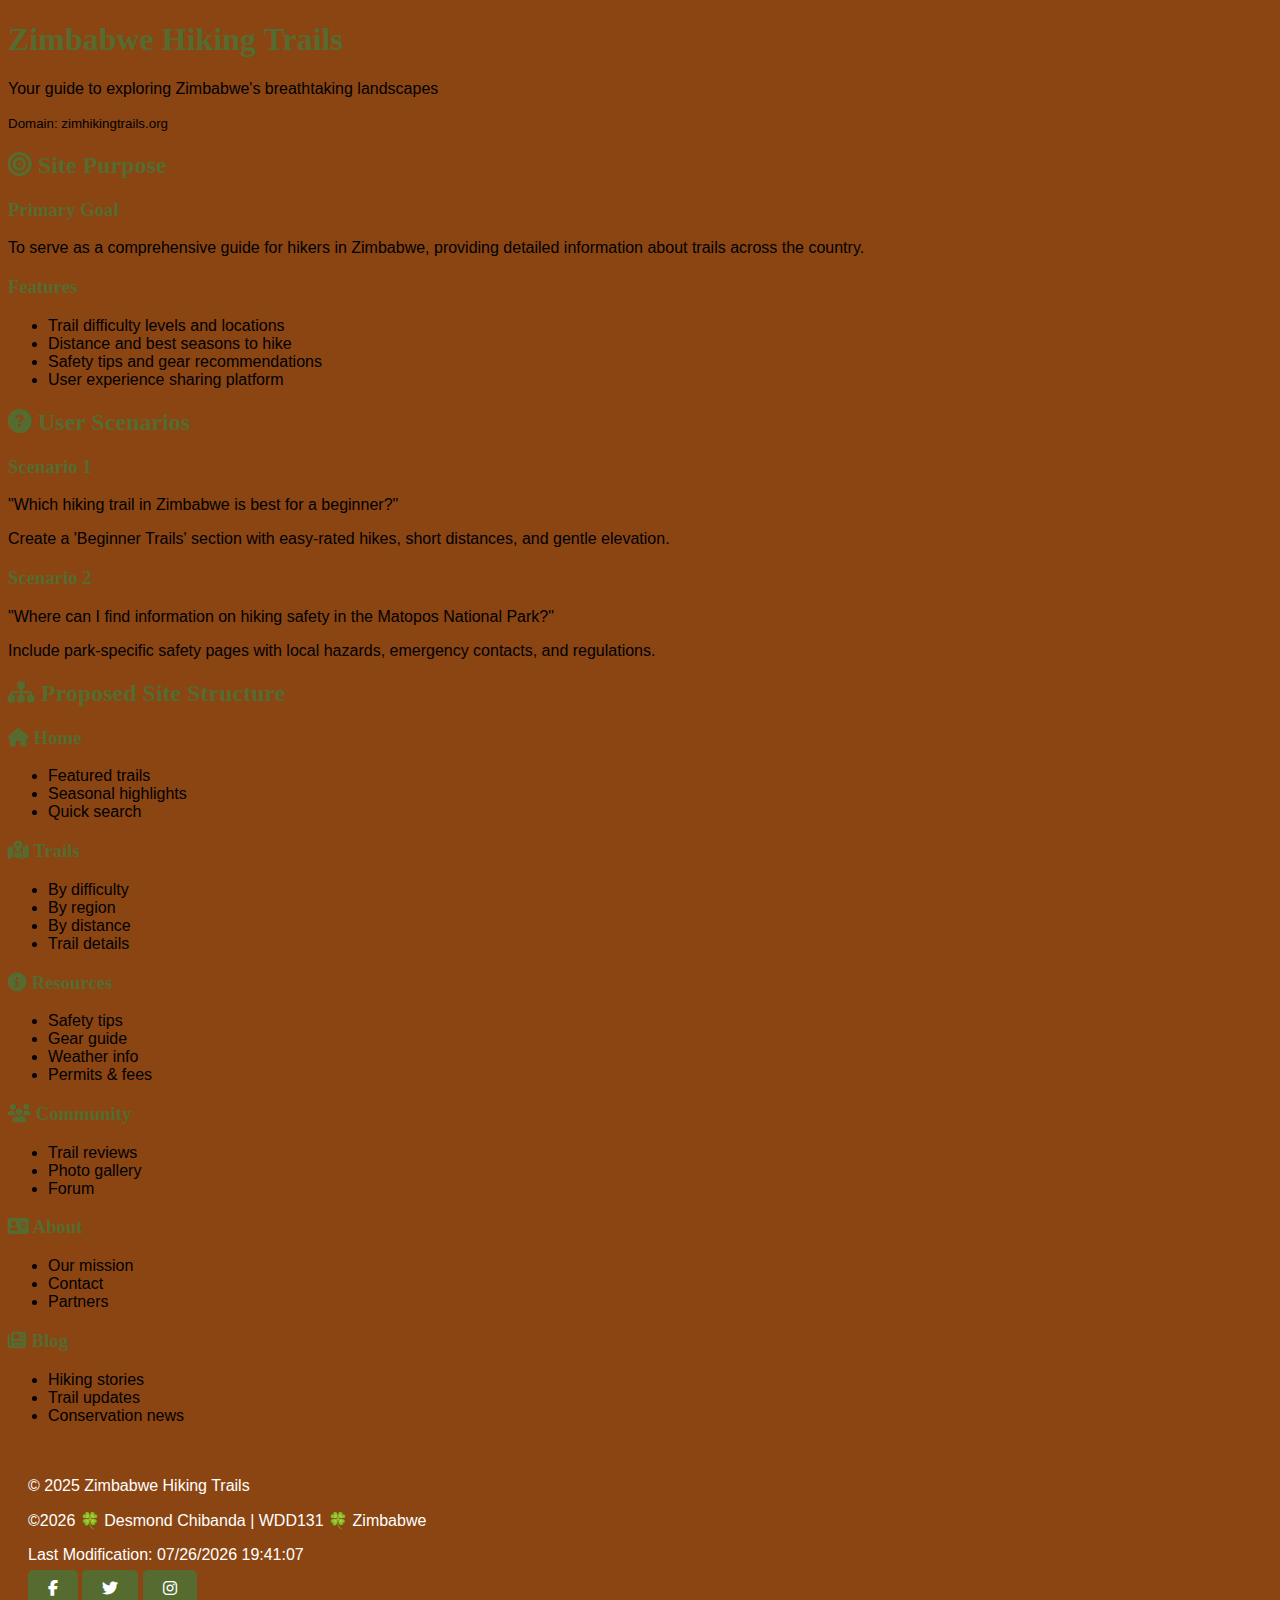
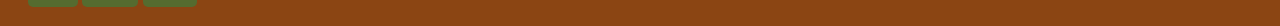
<file: project/siteplan.html>
<!DOCTYPE html>
<html lang="en">

<head>
    <meta charset="UTF-8" />
    <meta name="viewport" content="width=device-width, initial-scale=1.0" />
    <title>Zimbabwe Hiking Trails - Site Plan</title>
    <link rel="stylesheet" href="https://cdnjs.cloudflare.com/ajax/libs/font-awesome/6.4.0/css/all.min.css" />
    <link rel="stylesheet" href="styles/siteplan.css" />
</head>

<body>

    <header class="hero">
        <div class="hero-content">
            <h1>Zimbabwe Hiking Trails</h1>
            <p>Your guide to exploring Zimbabwe's breathtaking landscapes</p>
            <small>Domain: zimhikingtrails.org</small>
        </div>
    </header>

    <main class="container">
        <!-- Site Purpose -->
        <section class="section">
            <h2><i class="fas fa-bullseye"></i> Site Purpose</h2>
            <div class="grid">
                <div class="card green">
                    <h3>Primary Goal</h3>
                    <p>To serve as a comprehensive guide for hikers in Zimbabwe, providing detailed information about
                        trails across the country.</p>
                </div>
                <div class="card green">
                    <h3>Features</h3>
                    <ul>
                        <li>Trail difficulty levels and locations</li>
                        <li>Distance and best seasons to hike</li>
                        <li>Safety tips and gear recommendations</li>
                        <li>User experience sharing platform</li>
                    </ul>
                </div>
            </div>
        </section>

        <!-- Scenarios -->
        <section class="section">
            <h2><i class="fas fa-question-circle"></i> User Scenarios</h2>
            <div class="grid">
                <div class="card blue">
                    <h3>Scenario 1</h3>
                    <p>"Which hiking trail in Zimbabwe is best for a beginner?"</p>
                    <div class="solution">Create a 'Beginner Trails' section with easy-rated hikes, short distances, and
                        gentle elevation.</div>
                </div>
                <div class="card blue">
                    <h3>Scenario 2</h3>
                    <p>"Where can I find information on hiking safety in the Matopos National Park?"</p>
                    <div class="solution">Include park-specific safety pages with local hazards, emergency contacts, and
                        regulations.</div>
                </div>
            </div>
        </section>

        <!-- Site Map -->
        <section class="section">
            <h2><i class="fas fa-sitemap"></i> Proposed Site Structure</h2>
            <div class="grid site-map">
                <div class="card purple">
                    <h3><i class="fas fa-home"></i> Home</h3>
                    <ul>
                        <li>Featured trails</li>
                        <li>Seasonal highlights</li>
                        <li>Quick search</li>
                    </ul>
                </div>
                <div class="card purple">
                    <h3><i class="fas fa-map-marked-alt"></i> Trails</h3>
                    <ul>
                        <li>By difficulty</li>
                        <li>By region</li>
                        <li>By distance</li>
                        <li>Trail details</li>
                    </ul>
                </div>
                <div class="card purple">
                    <h3><i class="fas fa-info-circle"></i> Resources</h3>
                    <ul>
                        <li>Safety tips</li>
                        <li>Gear guide</li>
                        <li>Weather info</li>
                        <li>Permits & fees</li>
                    </ul>
                </div>
                <div class="card purple">
                    <h3><i class="fas fa-users"></i> Community</h3>
                    <ul>
                        <li>Trail reviews</li>
                        <li>Photo gallery</li>
                        <li>Forum</li>
                    </ul>
                </div>
                <div class="card purple">
                    <h3><i class="fas fa-address-card"></i> About</h3>
                    <ul>
                        <li>Our mission</li>
                        <li>Contact</li>
                        <li>Partners</li>
                    </ul>
                </div>
                <div class="card purple">
                    <h3><i class="fas fa-newspaper"></i> Blog</h3>
                    <ul>
                        <li>Hiking stories</li>
                        <li>Trail updates</li>
                        <li>Conservation news</li>
                    </ul>
                </div>
            </div>
        </section>
    </main>

    <footer class="footer">
        <p>© 2025 Zimbabwe Hiking Trails</p>
        <p>&copy;<span id="currentyear"></span> 🍀 Desmond Chibanda | WDD131 🍀 Zimbabwe</p>
        <p>Last Modification: <span id="lastModified"></span></p>
        <div class="socials">
            <a href="#"><i class="fab fa-facebook-f"></i></a>
            <a href="#"><i class="fab fa-twitter"></i></a>
            <a href="#"><i class="fab fa-instagram"></i></a>
        </div>
    </footer>

    <script>
        document.getElementById("currentyear").textContent = new Date().getFullYear();
        document.getElementById("lastModified").textContent = document.lastModified;
    </script>

</body>

</html>
</file>
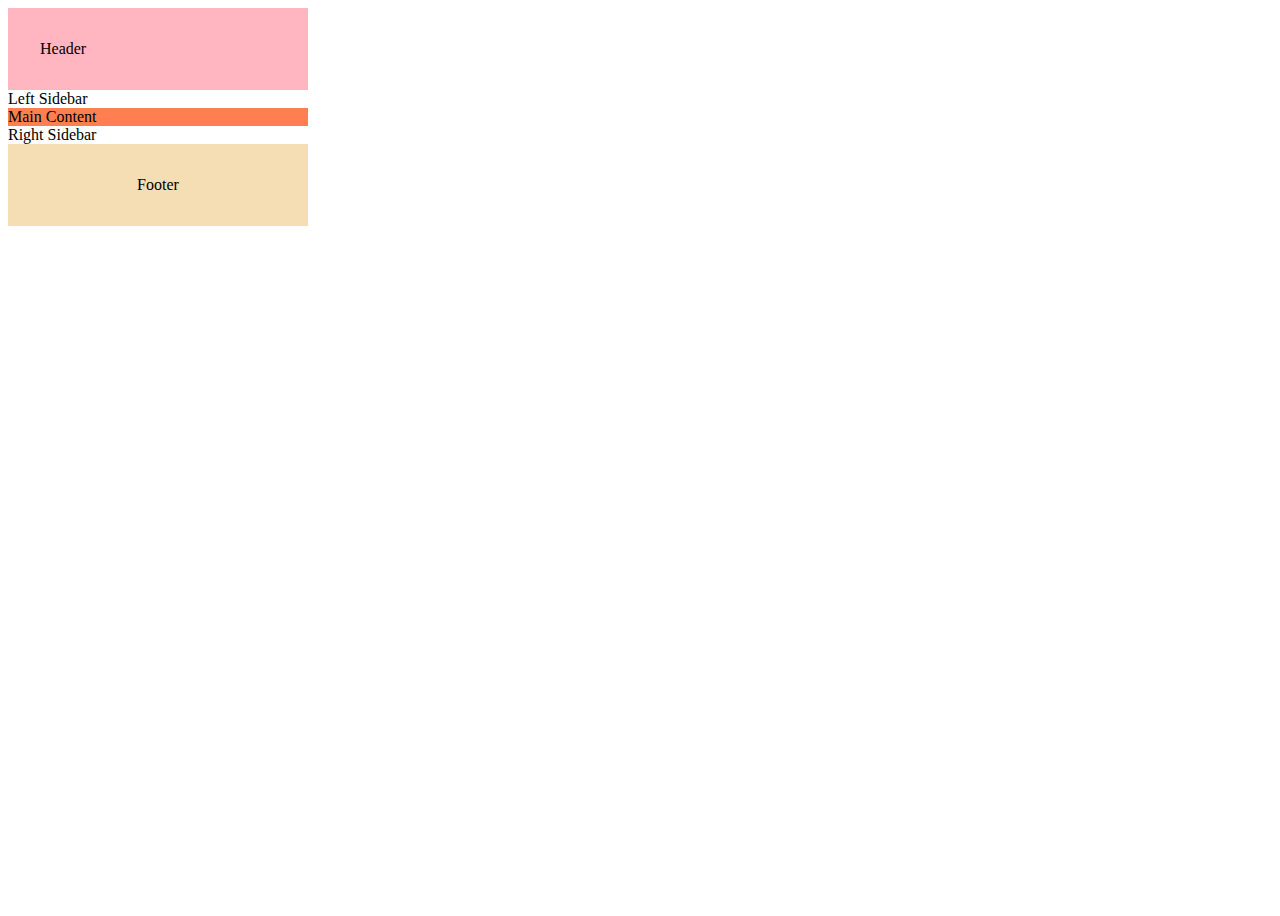
<file: week01/basic-layout.html>
<!DOCTYPE html>
<html lang="en">

<head>
  <meta charset="UTF-8">
  <meta name="viewport" content="width=device-width, initial-scale=1.0">
  <title>DESMOND CHIBANDA | WDD131</title>
  <link rel="stylesheet" href="styles/layout.css">
</head>

<body>
  
  
 
  <div class="parent">
    <header class="pink section">Header</header>
    <div class="left-side blue section" contenteditable>Left Sidebar</div>
    <main class="section coral" contenteditable> Main Content</main>
    <div class="right-side yellow section" contenteditable>Right Sidebar</div>
    <footer class="green section">Footer</footer>
  </div>
  
</body>

</html>
</file>
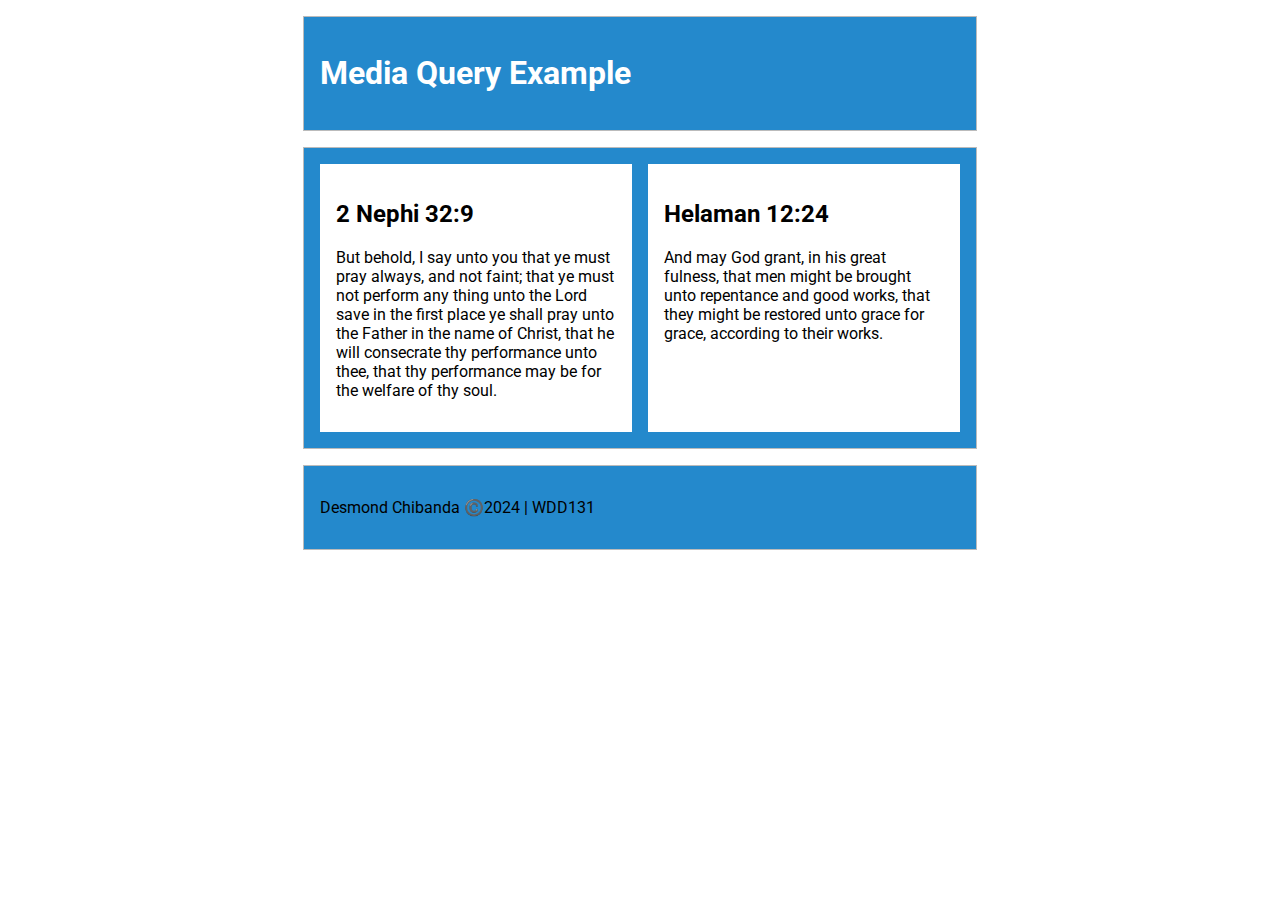
<file: week02/media-query.html>
<!DOCTYPE html>
<html lang="en">
<head>
    
    <meta charset="utf-8">
    <meta name="viewport" content="width=device-width, initial-scale=1.0">
    <title>WDD 131 - Media Query Example</title>
    <meta name="description" content="Media query learning activity example page.">
    <meta name="author" content="[Put your full name here]">
    <link rel="preconnect" href="https://fonts.googleapis.com">
    <link rel="preconnect" href="https://fonts.gstatic.com" crossorigin>
    <link href="https://fonts.googleapis.com/css2?family=Roboto&display=swap" rel="stylesheet">
    <link rel="stylesheet" href="styles/media-query.css">
    <link rel="stylesheet" href="styles/media-query-large.css">
  
</head>

<body>

<header>
  <h1>Media Query Example</h1>
</header>

<main>
  <section>
    <h2>2 Nephi 32:9</h2>
    <p>But behold, I say unto you that ye must pray always, and not faint; that ye must not perform any thing unto the Lord save in the first place ye shall pray unto the Father in the name of Christ, that he will consecrate thy performance unto thee, that thy performance may be for the welfare of thy soul.</p>
  </section>
  <section>
    <h2>Helaman 12:24</h2>
    <p>And may God grant, in his great fulness, that men might be brought unto repentance and good works, that they might be restored unto grace for grace, according to their works.</p>
  </section>
</main>


<footer>
    <p>Desmond Chibanda ©️2024 | WDD131</p>
  </footer>
    
</body>
</html>
</file>
<file: styles/form.css>
* {
    margin: 0;
}

body {
    max-width: 500px;
    margin: 1rem;
    color: #fff;
    font-family: Roboto;
}

header {
    background-color: black;
    color: #fff;
    text-align: center;
    padding: 1rem;
    margin-bottom: 1rem;
    border-radius: 7px;
}

form {
    background-color: black;
    display: flex;
    flex-direction: column;
    padding: 2rem;
    border-radius: 7px;
}

.titles {
    margin-top: 1.5rem;
}

input, select, option, textarea {
    padding: 13px;
    border-radius: 7px;
    font-size: medium;
}

input[type=radio] {
    margin-top: 0.6rem;
}

input[type=checkbox] {
    margin-top: 1rem;
}


input[type=text],
input[type=date] {
    width: 93%;
    
}

span {
    color: rgb(50, 207, 247);
}

textarea {
    font-family: Roboto;
    padding-bottom: 4rem;
}

input[type=submit] {
    margin-top: 3rem;
    font-size: large;
    background: linear-gradient(rgb(243, 82, 33), #da3a09);
    color: #fff;
    width: 100%;
}

input[type=submit]:hover {
    background: linear-gradient(#043508, #50720c);
    text-decoration: underline;
    border-top: 2px solid black;
    border-left: 2px solid black;
    border-bottom: 2px solid #585858;
    border-right: 2px solid #585858;
}


footer {
    background-color: rgb(12, 12, 12);
    color: #fff;
    text-align: center;
    padding: 1rem;
    margin-top: 1rem;
    border-radius: 7px;
}

.reviewpage {
    display: flex;
    align-items: center;
    justify-content: center;
    color: #000;
    text-align: center;
    font-size: 50px;
    height: 300px;
}

.reviewpage span {
    color: #71380c;
}
</file>
<file: project/styles/blog.css>
/* blog.css - Zimbabwe Hiking Guide Blog Styles */

/* ===== CSS CUSTOM PROPERTIES ===== */
:root {
    /* Colors */
    --primary-green: #2d5d34;
    --secondary-green: #3c7a43;
    --accent-green: #4a9651;
    --light-green: #eaf2ea;
    --background-color: #f4f8f4;
    --white: #ffffff;
    --text-primary: #333333;
    --text-secondary: #666666;
    --text-light: #999999;
    --border-color: #e0e0e0;
    --shadow-light: 0 2px 8px rgba(0, 0, 0, 0.1);
    --shadow-medium: 0 4px 16px rgba(0, 0, 0, 0.15);
    --shadow-heavy: 0 8px 32px rgba(0, 0, 0, 0.2);
    
    /* Typography */
    --font-primary: 'Inter', -apple-system, BlinkMacSystemFont, 'Segoe UI', Roboto, sans-serif;
    --font-size-xs: 0.75rem;
    --font-size-sm: 0.875rem;
    --font-size-base: 1rem;
    --font-size-lg: 1.125rem;
    --font-size-xl: 1.25rem;
    --font-size-2xl: 1.5rem;
    --font-size-3xl: 2rem;
    --font-size-4xl: 2.5rem;
    
    /* Spacing */
    --spacing-xs: 0.5rem;
    --spacing-sm: 0.75rem;
    --spacing-md: 1rem;
    --spacing-lg: 1.5rem;
    --spacing-xl: 2rem;
    --spacing-2xl: 3rem;
    --spacing-3xl: 4rem;
    
    /* Border radius */
    --radius-sm: 4px;
    --radius-md: 8px;
    --radius-lg: 12px;
    --radius-xl: 16px;
    
    /* Transitions */
    --transition-fast: 150ms ease;
    --transition-medium: 300ms ease;
    --transition-slow: 500ms ease;
}

/* ===== RESET & BASE STYLES ===== */
* {
    box-sizing: border-box;
}

body {
    font-family: var(--font-primary);
    margin: 0;
    padding: 0;
    background-color: var(--background-color);
    color: var(--text-primary);
    line-height: 1.6;
    font-size: var(--font-size-base);
}

img {
    max-width: 100%;
    height: auto;
    display: block;
}

a {
    color: var(--primary-green);
    text-decoration: none;
    transition: color var(--transition-fast);
}

a:hover {
    color: var(--secondary-green);
}

/* Screen reader only content */
.sr-only {
    position: absolute;
    width: 1px;
    height: 1px;
    padding: 0;
    margin: -1px;
    overflow: hidden;
    clip: rect(0, 0, 0, 0);
    white-space: nowrap;
    border: 0;
}

/* Skip link for accessibility */
.skip-link {
    position: absolute;
    top: -40px;
    left: 6px;
    background: var(--primary-green);
    color: var(--white);
    padding: 8px;
    text-decoration: none;
    z-index: 1000;
    border-radius: var(--radius-sm);
}

.skip-link:focus {
    top: 6px;
}

/* ===== HEADER STYLES ===== */
header {
    background: linear-gradient(135deg, var(--primary-green) 0%, var(--secondary-green) 100%);
    color: var(--white);
    padding: var(--spacing-md) 0;
    box-shadow: var(--shadow-medium);
    position: sticky;
    top: 0;
    z-index: 100;
}

nav {
    max-width: 1200px;
    margin: 0 auto;
    padding: 0 var(--spacing-md);
    display: flex;
    justify-content: space-between;
    align-items: center;
}

.logo {
    display: flex;
    align-items: center;
    gap: var(--spacing-sm);
}

.logo img {
    width: 40px;
    height: 40px;
    border-radius: var(--radius-sm);
}

.logo h1 {
    margin: 0;
    font-size: var(--font-size-xl);
    font-weight: 600;
}

.nav-links {
    display: flex;
    list-style: none;
    margin: 0;
    padding: 0;
    gap: var(--spacing-lg);
}

.nav-links a {
    color: var(--white);
    font-weight: 500;
    padding: var(--spacing-xs) var(--spacing-sm);
    border-radius: var(--radius-sm);
    transition: all var(--transition-fast);
}

.nav-links a:hover,
.nav-links a.active {
    background-color: rgba(255, 255, 255, 0.2);
    transform: translateY(-2px);
}

/* Mobile menu toggle */
.mobile-menu-toggle {
    display: none;
    flex-direction: column;
    background: none;
    border: none;
    cursor: pointer;
    padding: var(--spacing-xs);
}

.mobile-menu-toggle span {
    width: 25px;
    height: 3px;
    background-color: var(--white);
    margin: 3px 0;
    transition: var(--transition-medium);
    border-radius: 2px;
}

/* ===== MAIN CONTENT ===== */
main {
    max-width: 1200px;
    margin: 0 auto;
    padding: 0 var(--spacing-md);
}

/* ===== HERO SECTION ===== */
.blog-hero {
    display: grid;
    grid-template-columns: 1fr 1fr;
    gap: var(--spacing-2xl);
    align-items: center;
    padding: var(--spacing-3xl) 0;
    margin-bottom: var(--spacing-2xl);
}

.hero-content h2 {
    font-size: var(--font-size-4xl);
    font-weight: 700;
    color: var(--primary-green);
    margin: 0 0 var(--spacing-lg) 0;
    line-height: 1.2;
}

.hero-content p {
    font-size: var(--font-size-lg);
    color: var(--text-secondary);
    margin: 0;
    line-height: 1.5;
}

.hero-image {
    position: relative;
    border-radius: var(--radius-xl);
    overflow: hidden;
    box-shadow: var(--shadow-heavy);
}

.hero-image img {
    width: 100%;
    height: 300px;
    object-fit: cover;
    transition: transform var(--transition-slow);
}

.hero-image:hover img {
    transform: scale(1.05);
}

/* ===== FEATURED POST ===== */
.featured-post {
    position: relative;
    margin-bottom: var(--spacing-3xl);
}

.featured-badge {
    position: absolute;
    top: -10px;
    left: var(--spacing-lg);
    z-index: 10;
}

.featured-badge span {
    background: linear-gradient(135deg, #ff6b6b, #ffa500);
    color: var(--white);
    padding: var(--spacing-xs) var(--spacing-md);
    border-radius: var(--radius-lg);
    font-size: var(--font-size-sm);
    font-weight: 600;
    box-shadow: var(--shadow-medium);
}

.featured-article {
    display: grid;
    grid-template-columns: 1fr 1fr;
    gap: var(--spacing-2xl);
    background: var(--white);
    border-radius: var(--radius-xl);
    overflow: hidden;
    box-shadow: var(--shadow-heavy);
    transition: transform var(--transition-medium);
}

.featured-article:hover {
    transform: translateY(-4px);
}

.featured-image {
    position: relative;
    overflow: hidden;
}

.featured-image img {
    width: 100%;
    height: 100%;
    object-fit: cover;
    transition: transform var(--transition-slow);
}

.featured-article:hover .featured-image img {
    transform: scale(1.1);
}

.read-time {
    position: absolute;
    top: var(--spacing-md);
    right: var(--spacing-md);
    background: rgba(0, 0, 0, 0.8);
    color: var(--white);
    padding: var(--spacing-xs) var(--spacing-sm);
    border-radius: var(--radius-lg);
    font-size: var(--font-size-xs);
    font-weight: 500;
}

.featured-content {
    padding: var(--spacing-2xl);
    display: flex;
    flex-direction: column;
    justify-content: center;
}

.post-meta {
    display: flex;
    align-items: center;
    gap: var(--spacing-md);
    margin-bottom: var(--spacing-lg);
    font-size: var(--font-size-sm);
    color: var(--text-secondary);
}

.category {
    background: var(--light-green);
    color: var(--primary-green);
    padding: var(--spacing-xs) var(--spacing-sm);
    border-radius: var(--radius-sm);
    font-weight: 500;
}

.featured-content h3 {
    font-size: var(--font-size-2xl);
    font-weight: 700;
    margin: 0 0 var(--spacing-lg) 0;
    line-height: 1.3;
}

.featured-content h3 a {
    color: var(--text-primary);
    text-decoration: none;
    transition: color var(--transition-fast);
}

.featured-content h3 a:hover {
    color: var(--primary-green);
}

.featured-content p {
    font-size: var(--font-size-lg);
    line-height: 1.6;
    margin: 0 0 var(--spacing-xl) 0;
    color: var(--text-secondary);
}

.read-more {
    font-weight: 600;
    color: var(--primary-green);
    text-decoration: none;
    display: inline-flex;
    align-items: center;
    gap: var(--spacing-xs);
    transition: all var(--transition-fast);
}

.read-more:hover {
    color: var(--secondary-green);
    transform: translateX(4px);
}

/* ===== BLOG CONTROLS ===== */
.blog-controls {
    display: flex;
    justify-content: space-between;
    align-items: center;
    gap: var(--spacing-lg);
    margin-bottom: var(--spacing-2xl);
    padding: var(--spacing-lg);
    background: var(--white);
    border-radius: var(--radius-lg);
    box-shadow: var(--shadow-light);
}

.search-container {
    position: relative;
    flex: 1;
    max-width: 400px;
}

#blog-search {
    width: 100%;
    padding: var(--spacing-sm) var(--spacing-lg) var(--spacing-sm) var(--spacing-md);
    border: 2px solid var(--border-color);
    border-radius: var(--radius-lg);
    font-size: var(--font-size-base);
    transition: border-color var(--transition-fast);
}

#blog-search:focus {
    outline: none;
    border-color: var(--primary-green);
    box-shadow: 0 0 0 3px rgba(45, 93, 52, 0.1);
}

.search-button {
    position: absolute;
    right: var(--spacing-xs);
    top: 50%;
    transform: translateY(-50%);
    background: var(--primary-green);
    border: none;
    color: var(--white);
    width: 36px;
    height: 36px;
    border-radius: var(--radius-md);
    cursor: pointer;
    display: flex;
    align-items: center;
    justify-content: center;
    transition: background-color var(--transition-fast);
}

.search-button:hover {
    background: var(--secondary-green);
}

.filter-container {
    display: flex;
    align-items: center;
    gap: var(--spacing-sm);
}

.filter-container label {
    font-weight: 500;
    color: var(--text-primary);
    white-space: nowrap;
}

#category-filter {
    padding: var(--spacing-sm) var(--spacing-md);
    border: 2px solid var(--border-color);
    border-radius: var(--radius-md);
    background: var(--white);
    font-size: var(--font-size-base);
    cursor: pointer;
    transition: border-color var(--transition-fast);
}

#category-filter:focus {
    outline: none;
    border-color: var(--primary-green);
}

/* ===== BLOG POSTS GRID ===== */
.blog-posts {
    margin-bottom: var(--spacing-3xl);
}

.posts-grid {
    display: grid;
    grid-template-columns: repeat(auto-fit, minmax(350px, 1fr));
    gap: var(--spacing-2xl);
    margin-bottom: var(--spacing-2xl);
}

.post-card {
    background: var(--white);
    border-radius: var(--radius-xl);
    overflow: hidden;
    box-shadow: var(--shadow-light);
    transition: all var(--transition-medium);
    height: fit-content;
}

.post-card:hover {
    transform: translateY(-8px);
    box-shadow: var(--shadow-heavy);
}

.post-image {
    position: relative;
    overflow: hidden;
    height: 200px;
}

.post-image img {
    width: 100%;
    height: 100%;
    object-fit: cover;
    transition: transform var(--transition-slow);
}

.post-card:hover .post-image img {
    transform: scale(1.1);
}

.post-content {
    padding: var(--spacing-xl);
}

.post-content .post-meta {
    margin-bottom: var(--spacing-md);
}

.post-content h3 {
    font-size: var(--font-size-xl);
    font-weight: 600;
    margin: 0 0 var(--spacing-md) 0;
    line-height: 1.4;
}

.post-content h3 a {
    color: var(--text-primary);
    text-decoration: none;
    transition: color var(--transition-fast);
}

.post-content h3 a:hover {
    color: var(--primary-green);
}

.post-content p {
    color: var(--text-secondary);
    margin: 0 0 var(--spacing-lg) 0;
    line-height: 1.6;
}

.post-tags {
    display: flex;
    flex-wrap: wrap;
    gap: var(--spacing-xs);
    margin-bottom: var(--spacing-lg);
}

.tag {
    background: var(--light-green);
    color: var(--primary-green);
    padding: var(--spacing-xs) var(--spacing-sm);
    border-radius: var(--radius-sm);
    font-size: var(--font-size-xs);
    font-weight: 500;
}

/* Load More Button */
.load-more-container {
    text-align: center;
}

.load-more-btn {
    background: var(--primary-green);
    color: var(--white);
    border: none;
    padding: var(--spacing-md) var(--spacing-2xl);
    border-radius: var(--radius-lg);
    font-size: var(--font-size-base);
    font-weight: 600;
    cursor: pointer;
    transition: all var(--transition-fast);
    box-shadow: var(--shadow-light);
}

.load-more-btn:hover {
    background: var(--secondary-green);
    transform: translateY(-2px);
    box-shadow: var(--shadow-medium);
}

/* ===== NEWSLETTER SIGNUP ===== */
.newsletter-signup {
    background: linear-gradient(135deg, var(--primary-green) 0%, var(--secondary-green) 100%);
    color: var(--white);
    padding: var(--spacing-3xl);
    border-radius: var(--radius-xl);
    text-align: center;
    margin-bottom: var(--spacing-3xl);
    box-shadow: var(--shadow-heavy);
}

.newsletter-content h3 {
    font-size: var(--font-size-2xl);
    font-weight: 700;
    margin: 0 0 var(--spacing-lg) 0;
}

.newsletter-content p {
    font-size: var(--font-size-lg);
    margin: 0 0 var(--spacing-xl) 0;
    opacity: 0.9;
}

.newsletter-form .form-group {
    display: flex;
    gap: var(--spacing-sm);
    max-width: 500px;
    margin: 0 auto var(--spacing-md) auto;
}

#newsletter-email {
    flex: 1;
    padding: var(--spacing-md);
    border: none;
    border-radius: var(--radius-md);
    font-size: var(--font-size-base);
}

#newsletter-email:focus {
    outline: none;
    box-shadow: 0 0 0 3px rgba(255, 255, 255, 0.3);
}

.subscribe-btn {
    background: var(--white);
    color: var(--primary-green);
    border: none;
    padding: var(--spacing-md) var(--spacing-xl);
    border-radius: var(--radius-md);
    font-size: var(--font-size-base);
    font-weight: 600;
    cursor: pointer;
    transition: all var(--transition-fast);
    white-space: nowrap;
}

.subscribe-btn:hover {
    background: var(--light-green);
    transform: translateY(-2px);
}

.privacy-note {
    font-size: var(--font-size-sm);
    opacity: 0.8;
    margin: 0;
}

/* ===== POPULAR TAGS ===== */
.popular-tags {
    text-align: center;
    margin-bottom: var(--spacing-3xl);
}

.popular-tags h3 {
    font-size: var(--font-size-2xl);
    color: var(--primary-green);
    margin: 0 0 var(--spacing-xl) 0;
}

.tags-cloud {
    display: flex;
    flex-wrap: wrap;
    justify-content: center;
    gap: var(--spacing-md);
}

.tag-link {
    background: var(--white);
    color: var(--primary-green);
    padding: var(--spacing-sm) var(--spacing-lg);
    border-radius: var(--radius-lg);
    font-weight: 500;
    text-decoration: none;
    box-shadow: var(--shadow-light);
    transition: all var(--transition-fast);
}

.tag-link:hover {
    background: var(--primary-green);
    color: var(--white);
    transform: translateY(-2px);
    box-shadow: var(--shadow-medium);
}

/* ===== FOOTER ===== */
footer {
    background: var(--primary-green);
    color: var(--white);
    padding: var(--spacing-3xl) 0 var(--spacing-lg) 0;
    margin-top: var(--spacing-3xl);
}

.footer-content {
    max-width: 1200px;
    margin: 0 auto;
    padding: 0 var(--spacing-md);
    display: grid;
    grid-template-columns: repeat(auto-fit, minmax(250px, 1fr));
    gap: var(--spacing-2xl);
}

.footer-section h4 {
    font-size: var(--font-size-lg);
    font-weight: 600;
    margin: 0 0 var(--spacing-lg) 0;
}

.footer-section ul {
    list-style: none;
    padding: 0;
    margin: 0;
}

.footer-section ul li {
    margin-bottom: var(--spacing-sm);
}

.footer-section a {
    color: var(--white);
    opacity: 0.8;
    transition: opacity var(--transition-fast);
}

.footer-section a:hover {
    opacity: 1;
}

.social-links {
    display: flex;
    gap: var(--spacing-md);
}

.social-links a {
    background: rgba(255, 255, 255, 0.1);
    padding: var(--spacing-sm) var(--spacing-md);
    border-radius: var(--radius-md);
    transition: all var(--transition-fast);
}

.social-links a:hover {
    background: rgba(255, 255, 255, 0.2);
    transform: translateY(-2px);
}

.footer-bottom {
    text-align: center;
    padding: var(--spacing-xl) var(--spacing-md) 0;
    margin-top: var(--spacing-xl);
    border-top: 1px solid rgba(255, 255, 255, 0.2);
}

/* ===== BACK TO TOP BUTTON ===== */
.back-to-top {
    position: fixed;
    bottom: var(--spacing-xl);
    right: var(--spacing-xl);
    width: 50px;
    height: 50px;
    background: var(--primary-green);
    color: var(--white);
    border: none;
    border-radius: 50%;
    cursor: pointer;
    box-shadow: var(--shadow-heavy);
    transition: all var(--transition-medium);
    opacity: 0;
    transform: translateY(100px);
    z-index: 1000;
}

.back-to-top.visible {
    opacity: 1;
    transform: translateY(0);
}

.back-to-top:hover {
    background: var(--secondary-green);
    transform: translateY(-4px);
}

/* ===== FORM VALIDATION STYLES ===== */
.form-message {
    padding: var(--spacing-md);
    border-radius: var(--radius-md);
    margin-bottom: var(--spacing-lg);
    font-weight: 500;
}

.form-message.success {
    background: #d4edda;
    color: #155724;
    border: 1px solid #c3e6cb;
}

.form-message.error {
    background: #f8d7da;
    color: #721c24;
    border: 1px solid #f5c6cb;
}

.error-message {
    color: #dc3545;
    font-size: var(--font-size-sm);
    margin-top: var(--spacing-xs);
    display: block;
}

input.error,
textarea.error,
select.error {
    border-color: #dc3545 !important;
    box-shadow: 0 0 0 3px rgba(220, 53, 69, 0.1) !important;
}

input.valid,
textarea.valid,
select.valid {
    border-color: #28a745 !important;
    box-shadow: 0 0 0 3px rgba(40, 167, 69, 0.1) !important;
}

/* ===== ANIMATIONS ===== */
@keyframes fadeInUp {
    from {
        opacity: 0;
        transform: translateY(30px);
    }
    to {
        opacity: 1;
        transform: translateY(0);
    }
}

.fade-in {
    opacity: 0;
    transform: translateY(30px);
    transition: all 0.6s ease;
}

.fade-in.visible {
    opacity: 1;
    transform: translateY(0);
}

.slide-up {
    animation: fadeInUp 0.6s ease forwards;
}

/* ===== RESPONSIVE DESIGN ===== */
@media (max-width: 1024px) {
    .posts-grid {
        grid-template-columns: repeat(auto-fit, minmax(300px, 1fr));
    }
    
    .featured-article {
        grid-template-columns: 1fr;
    }
    
    .featured-image {
        height: 250px;
    }
    
    .blog-hero {
        grid-template-columns: 1fr;
        gap: var(--spacing-xl);
    }
    
    .hero-content {
        order: 2;
        text-align: center;
    }
    
    .hero-image {
        order: 1;
    }
}

@media (max-width: 768px) {
    :root {
        --font-size-4xl: 2rem;
        --font-size-3xl: 1.75rem;
        --font-size-2xl: 1.25rem;
    }
    
    .mobile-menu-toggle {
        display: flex;
    }
    
    .nav-links {
        position: absolute;
        top: 100%;
        left: 0;
        right: 0;
        background: var(--primary-green);
        flex-direction: column;
        padding: var(--spacing-lg);
        box-shadow: var(--shadow-medium);
        transform: translateY(-100%);
        opacity: 0;
        visibility: hidden;
        transition: all var(--transition-medium);
    }
    
    .nav-links.mobile-open {
        transform: translateY(0);
        opacity: 1;
        visibility: visible;
    }
    
    .nav-links li {
        margin: var(--spacing-xs) 0;
    }
    
    .mobile-menu-toggle.active span:nth-child(1) {
        transform: rotate(45deg) translate(5px, 5px);
    }
    
    .mobile-menu-toggle.active span:nth-child(2) {
        opacity: 0;
    }
    
    .mobile-menu-toggle.active span:nth-child(3) {
        transform: rotate(-45deg) translate(7px, -6px);
    }
    
    .blog-controls {
        flex-direction: column;
        align-items: stretch;
    }
    
    .search-container {
        max-width: none;
    }
    
    .newsletter-form .form-group {
        flex-direction: column;
    }
    
    .posts-grid {
        grid-template-columns: 1fr;
    }
    
    .footer-content {
        grid-template-columns: 1fr;
        gap: var(--spacing-xl);
    }
    
    .social-links {
        justify-content: center;
    }
}

@media (max-width: 480px) {
    main {
        padding: 0 var(--spacing-sm);
    }
    
    .blog-hero {
        padding: var(--spacing-xl) 0;
    }
    
    .featured-content {
        padding: var(--spacing-lg);
    }
    
    .post-content {
        padding: var(--spacing-lg);
    }
    
    .newsletter-signup {
        padding: var(--spacing-xl);
    }
    
    .back-to-top {
        bottom: var(--spacing-md);
        right: var(--spacing-md);
        width: 45px;
        height: 45px;
    }
}

/* ===== PRINT STYLES ===== */
@media print {
    .mobile-menu-toggle,
    .search-container,
    .filter-container,
    .newsletter-signup,
    .back-to-top,
    .social-links {
        display: none !important;
    }
    
    .post-card,
    .featured-article {
        box-shadow: none !important;
        border: 1px solid #ccc;
    }
    
    body {
        background: white !important;
        color: black !important;
    }
    
    a {
        color: black !important;
        text-decoration: underline !important;
    }
}
</file>
<file: project/styles/home.css>
/* Root Variables for Color Scheme */
:root {
  --forest-green: #228b22;
  --golden-savannah: #daa520;
  --sky-blue: #87ceeb;
  --stone-gray: #708090;
  --rich-brown: #8b4513;
  --off-white: #f8f8f8;
  --text-dark: #2a2a2a;
  --text-light: #ffffff;
}

/* Reset and Base Styles */
* {
  margin: 0;
  padding: 0;
  box-sizing: border-box;
}

html {
  scroll-behavior: smooth;
}

body {
  font-family: 'Segoe UI', Tahoma, Geneva, Verdana, sans-serif;
  line-height: 1.6;
  background-color: var(--off-white);
  color: var(--text-dark);
}

/* Header & Navigation */
header {
  background: linear-gradient(90deg, #2d5d34, #3c7a43);
  color: var(--text-light);
  padding: 1rem 2rem;
  position: sticky;
  top: 0;
  z-index: 1000;
}

nav {
  display: flex;
  justify-content: space-between;
  align-items: center;
  flex-wrap: wrap;
}

nav .logo {
  font-size: 1.5rem;
  font-weight: bold;
  color: var(--text-light);
  text-decoration: none;
}

#menu-toggle {
  background: none;
  border: none;
  color: var(--text-light);
  font-size: 2rem;
  cursor: pointer;
  display: none;
}

#nav-links {
  list-style: none;
  display: flex;
  gap: 1rem;
}

#nav-links a {
  text-decoration: none;
  color: var(--text-light);
  padding: 0.5rem;
  transition: background-color 0.3s;
}

#nav-links a:hover {
  background-color: var(--golden-savannah);
  color: var(--text-dark);
  border-radius: 5px;
}


/* Hero Section */
.hero {
  background: linear-gradient(rgba(0,0,0,0.3), rgba(0,0,0,0.3)), url('https://images.unsplash.com/photo-1504851149312-7a075b496cc7') center/cover no-repeat;
  color: var(--text-light);
  padding: 4rem 2rem;
  text-align: center;
}

.hero h1 {
  font-size: 2.5rem;
  margin-bottom: 1rem;
}

.hero p {
  font-size: 1.2rem;
  margin-bottom: 2rem;
}

.btn {
  background-color: var(--golden-savannah);
  color: var(--text-dark);
  padding: 0.75rem 1.5rem;
  text-decoration: none;
  border-radius: 6px;
  font-weight: bold;
  transition: background-color 0.3s;
}

.btn:hover {
  background-color: var(--rich-brown);
  color: var(--text-light);
}

/* Quick Search */
.quick-search {
  padding: 2rem;
  background-color: var(--sky-blue);
  color: var(--text-dark);
  text-align: center;
}

.quick-search input,
.quick-search button {
  padding: 0.5rem;
  margin: 0.5rem;
  border: 1px solid var(--stone-gray);
  border-radius: 5px;
}

.quick-search button {
  background-color: var(--forest-green);
  color: var(--text-light);
  cursor: pointer;
}

.quick-search button:hover {
  background-color: var(--rich-brown);
}

/* Featured Trails */
.featured-trails {
  padding: 2rem;
  box-sizing: border-box;
  
}

.featured-trails img {
  width: 100%;
  height: auto;
  border-radius: 8px;
  box-shadow: #2a2a2a;
}

#featured-container {
  display: flex;
  flex-wrap: wrap;
  gap: 1.5rem;
  justify-content: center;
}

/* Seasonal Highlights */
.seasonal-highlights {
  background-color: var(--off-white);
  padding: 2rem;
}

.highlight-list {
  display: grid;
  grid-template-columns: repeat(auto-fit, minmax(280px, 1fr));
  gap: 1.5rem;
}

.highlight {
  background-color: var(--sky-blue);
  padding: 1rem;
  border-radius: 8px;
  box-shadow: 0 2px 5px rgba(0,0,0,0.1);
  transition: transform 0.3s;
}

.highlight:hover {
  transform: translateY(-5px);
}

.highlight img {
  width: 100%;
  height: auto;
  border-radius: 6px;
  margin-bottom: 1rem;
}

/* Footer */
footer {
  text-align: center;
  padding: 1rem;
  background: linear-gradient(90deg, #2d5d34, #3c7a43);
  color: var(--text-light);
}

/* Mobile Menu (Responsive) */
@media (max-width: 768px) {
  #menu-toggle {
    display: block;
  }

  #nav-links {
    display: none;
    flex-direction: column;
    width: 100%;
    background-color: var(--forest-green);
  }

  #nav-links.show {
    display: flex;
  }

  #nav-links li {
    text-align: center;
    border-top: 1px solid rgba(255, 255, 255, 0.2);
    padding: 1rem 0;
  }
}

.social-links {
    display: flex;
    gap: 16px;
    margin: 20px 0;
    justify-content: center;
}

.social-links a {
    display: inline-block;
    padding: 8px;
    border-radius: 50%;
    background-color: rgba(255, 255, 255, 0.1);
    transition: all 0.3s ease;
}

.social-links a:hover {
    background-color: rgba(255, 255, 255, 0.2);
    transform: translateY(-2px);
}

.social-links img {
    filter: invert(1); /* Makes icons white */
    transition: filter 0.3s ease;
}

.social-links a:hover img {
    filter: invert(1) sepia(1) hue-rotate(90deg); /* Green tint on hover */
}
</file>
<file: project/styles/siteplan.css>
/* styles.css */

/* Background and Body */
body {
    background-color: #8B4513;
    /* Rustic Brown */
    color: #000000;
    /* Default text color */
    font-family: Arial, sans-serif;
}

/* Headers */
h1,
h2,
h3 {
    color: #556B2F;
    /* Earthy Green */
}

/* Typography */

/* Headings */
h1, h2, h3 {
    font-family: 'Roboto Slab', serif;
}

/* Body Text */
body, p, li {
    font-family: 'Lato', sans-serif;
}

/* Buttons and Accents */
.btn, a {
    font-family: 'Open Sans', sans-serif;
}


/* Buttons and Accents */
.btn,
a {
    background-color: #556B2F;
    /* Earthy Green */
    color: #ffffff;
    /* White text for contrast */
    padding: 10px 20px;
    text-decoration: none;
    border-radius: 5px;
}

/* Footer */
footer {
    background-color: #8B4513;
    /* Rustic Brown */
    color: #ffffff;
    /* White text in footer */
    padding: 20px;
}
</file>
<file: week01/styles/layout.css>
body {
    display: grid;
    height: 100vh;
    grid-template: auto 1fr auto / 300px 1fr auto;
  }
  
  header {
    background: lightpink;
    padding: 2rem;
    grid-column: 1 / 4;
  }
  
  .left-sidebar {
    background: lightblue;
    grid-column: 1 / 2;
  }
  
  main {
    background: coral;
    grid-column: 2 / 3;
  }
  
  .right-sidebar {
    background: yellow;
    grid-column: 3 / 4;
  }
  
  footer {
    background: wheat;
    padding: 2rem;
    text-align: center;
    grid-column: 1 / 4;
  }
  
  .left-sidebar,
  .right-sidebar {
    padding: 1rem;
  }
</file>
<file: week02/styles/media-query.css>
body {
    font-family: 'Roboto', sans-serif;
  }
  
  header, main, footer {
    max-width: 640px;
    margin: 1rem auto;
    border: 1px solid #bbb;
    padding: 1rem;
    background-color: #e6f2ff;
  }
  
  main {
    display: grid;
    grid-template-columns: 1fr;
    grid-gap: 1rem;
  }
  
  section {
    padding: 1rem;
    background-color: #fff;
  }
</file>
<file: week02/styles/media-query-large.css>
body {
    font-family: 'Roboto', sans-serif;
  }
  
  @media screen and (min-width: 500px) {
    header {
      background-color: black;
      color: white;
    }
  }

  header, main, footer {
    max-width: 640px;
    margin: 1rem auto;
    border: 1px solid #bbb;
    padding: 1rem;
    background-color: #2489cc;
  }
  
  main {
    display: grid;
    grid-template-columns: 1fr 1fr;
    grid-gap: 1rem;
  }
  
  section {
    padding: 1rem;
    background-color: #fff;
  }
</file>
<file: project/styles/community.css>
/* about.css */

/* ===== GENERAL RESET & BASE STYLES ===== */
body {
    font-family: Arial, sans-serif;
    margin: 0;
    padding: 0;
    background-color: #f4f8f4;
    color: #333;
    line-height: 1.6;
}

header {
    background: linear-gradient(90deg, #2d5d34, #3c7a43);
    color: #fff;
    padding: 1rem 0;
    text-align: center;
}

header h1 {
    margin: 0;
    font-size: 2rem;
}

nav ul {
    display: flex;
    justify-content: center;
    list-style: none;
    padding: 0;
}

nav ul li {
    margin: 0 1rem;
}

nav ul li a {
    color: #fff;
    text-decoration: none;
    font-weight: bold;
}

nav ul li a:hover {
    text-decoration: underline;
}




/* Base Reset */
* {
    margin: 0;
    padding: 0;
    box-sizing: border-box;
}

body {
    font-family: 'Segoe UI', Tahoma, Geneva, Verdana, sans-serif;
    background-color: #f5f5f5;
    color: #333;
    line-height: 1.6;
}

/* Container */
.container {
    width: 90%;
    max-width: 900px;
    margin: 20px auto;
    padding: 10px;
}

/* Headings */
h1, h2 {
    text-align: center;
    color: #2d5a27;
    margin-bottom: 15px;
}

/* Form Styling */
form {
    background: #fff;
    padding: 20px;
    border-radius: 10px;
    box-shadow: 0 3px 8px rgba(0, 0, 0, 0.1);
    margin-bottom: 25px;
}

form input, 
form textarea, 
form button {
    width: 100%;
    margin: 8px 0;
    padding: 10px;
    font-size: 1rem;
    border-radius: 6px;
    border: 1px solid #ccc;
}

form input:focus, 
form textarea:focus {
    border-color: #2d5a27;
    outline: none;
}

form button {
    background-color: #2d5a27;
    color: #fff;
    border: none;
    cursor: pointer;
    font-weight: bold;
    transition: background 0.3s ease;
}

form button:hover {
    background-color: #3e7b39;
}

/* Posts Layout */
#postsContainer {
    display: grid;
    grid-template-columns: 1fr;
    gap: 20px;
}

@media (min-width: 700px) {
    #postsContainer {
        grid-template-columns: repeat(2, 1fr);
    }
}

/* Individual Post Card */
.post {
    background: #fff;
    padding: 15px;
    border-radius: 10px;
    box-shadow: 0 3px 6px rgba(0, 0, 0, 0.08);
    transition: transform 0.2s ease, box-shadow 0.2s ease;
}

.post:hover {
    transform: translateY(-4px);
    box-shadow: 0 6px 12px rgba(0, 0, 0, 0.15);
}

.post-header {
    display: flex;
    justify-content: space-between;
    font-size: 0.9rem;
    margin-bottom: 8px;
    color: #555;
}

.post p {
    margin: 10px 0;
    color: #444;
}

/* Images in Posts */
.post img {
    width: 100%;
    max-height: 250px;
    object-fit: cover;
    border-radius: 8px;
    margin-top: 10px;
}

/* Footer */
footer {
    text-align: center;
    margin: 30px 0;
    font-size: 0.85rem;
    color: #666;
}

.team-grid img {
    display: block;          /* ensures margin auto works */
    margin: 0 auto;          /* centers horizontally */
    max-width: 100%;         /* responsive scaling */
    height: auto;            /* keeps aspect ratio */
}


.social-links {
    display: flex;
    gap: 16px;
    margin: 20px 0;
    justify-content: center;
}

.social-links a {
    display: inline-block;
    padding: 8px;
    border-radius: 50%;
    background-color: rgba(255, 255, 255, 0.1);
    transition: all 0.3s ease;
}

.social-links a:hover {
    background-color: rgba(255, 255, 255, 0.2);
    transform: translateY(-2px);
}

.social-links img {
    filter: invert(1); /* Makes icons white */
    transition: filter 0.3s ease;
}

.social-links a:hover img {
    filter: invert(1) sepia(1) hue-rotate(90deg); /* Green tint on hover */
}
</file>
